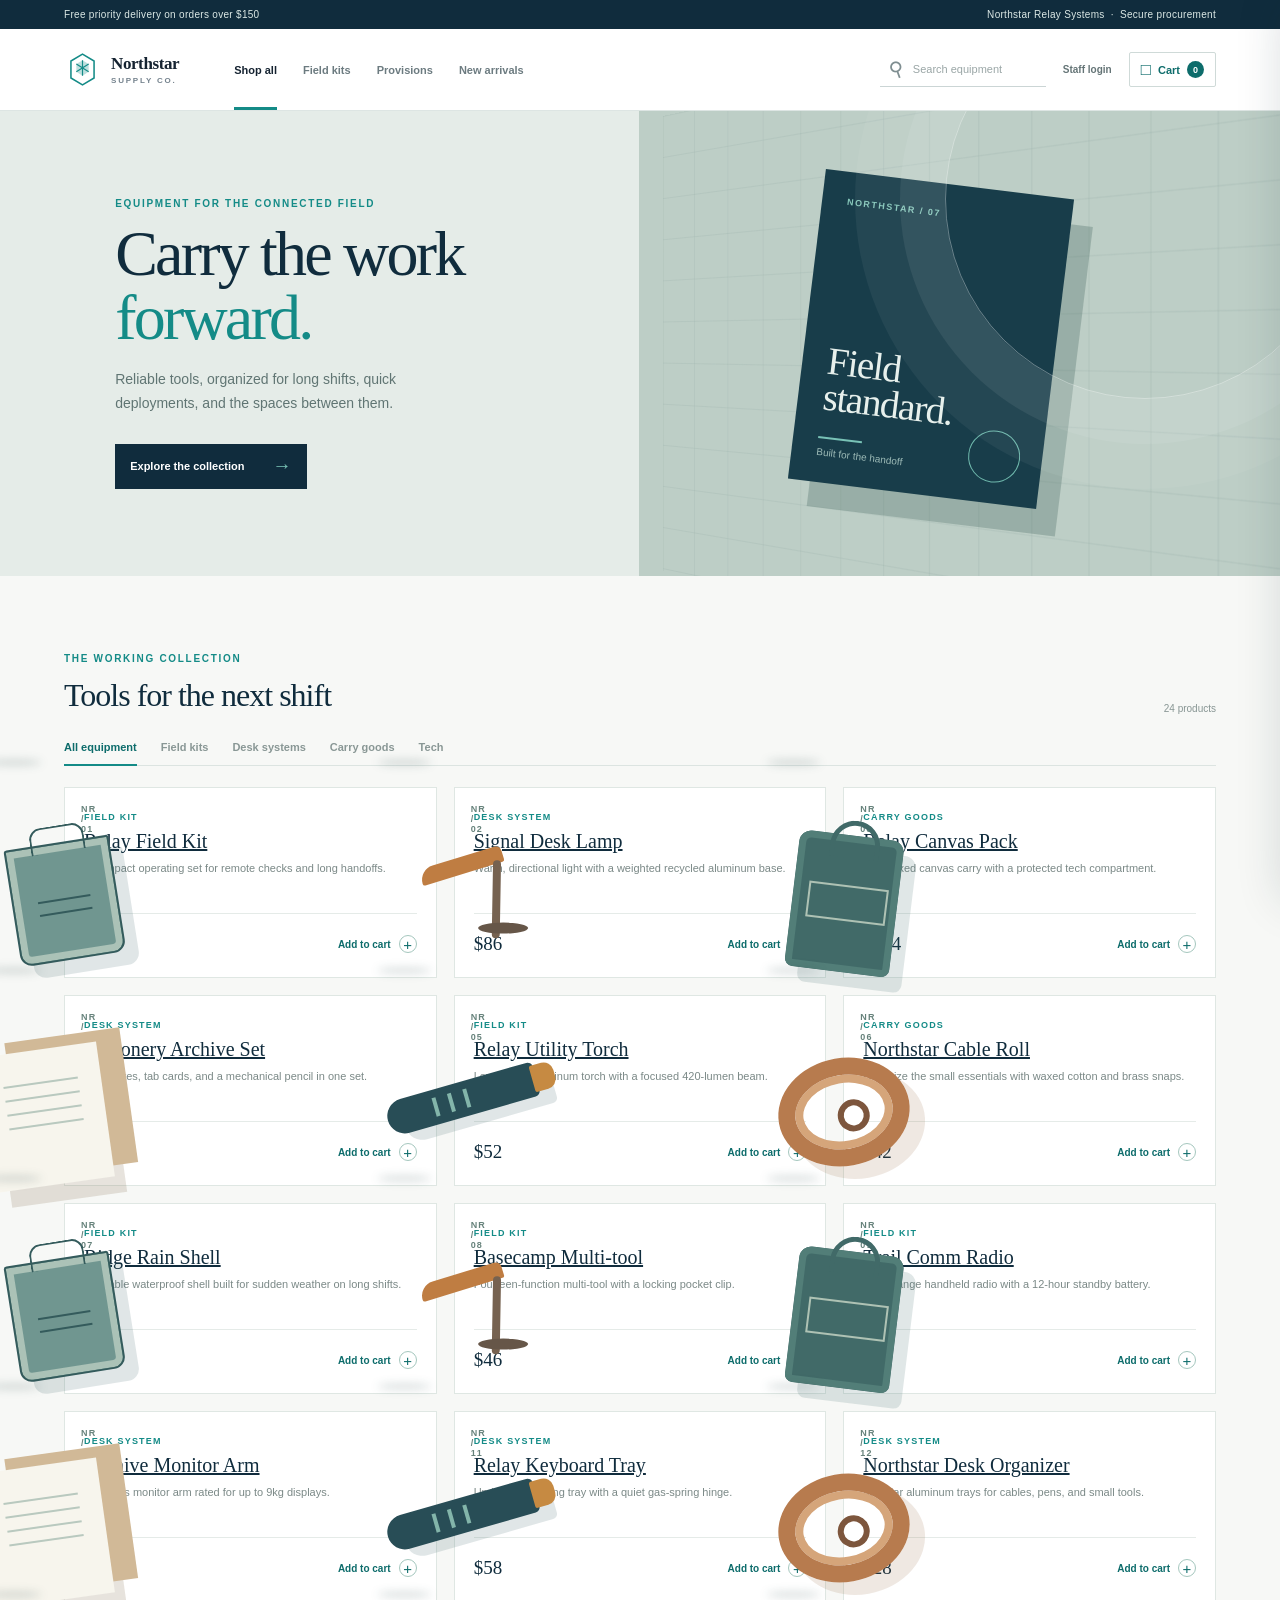
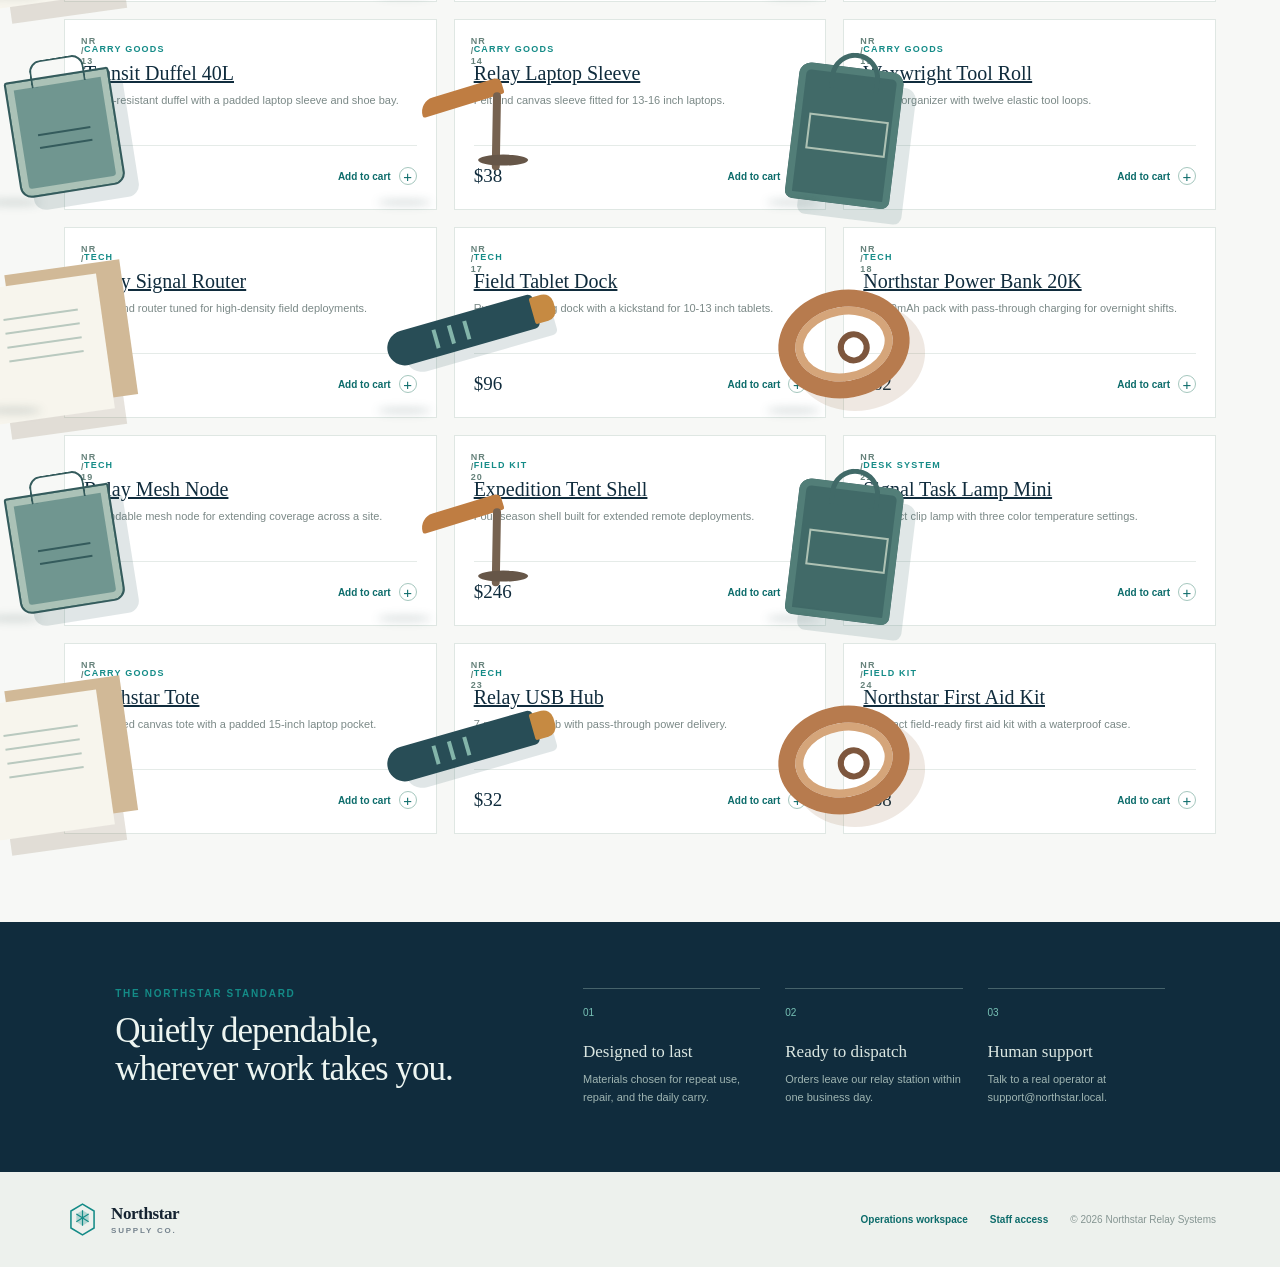
<file: honeypot-site/index.html>
<!doctype html>
<html lang="en">
<head>
  <meta charset="utf-8">
  <meta name="viewport" content="width=device-width, initial-scale=1">
  <meta name="robots" content="index, follow">
  <title>Northstar Supply Co. | Field-ready equipment</title>
  <link rel="stylesheet" href="style.css">
</head>
<body class="store-page">
  <div class="store-notice"><span>Free priority delivery on orders over $150</span><span>Northstar Relay Systems &nbsp;·&nbsp; Secure procurement</span></div>
  <header class="store-header">
    <a class="store-brand" href="index.html" aria-label="Northstar Supply Co. home"><svg class="brand-mark" viewBox="0 0 48 48" aria-hidden="true"><path d="M24 4 39 13v22L24 44 9 35V13L24 4Z" fill="none" stroke="currentColor" stroke-width="2"/><path d="m24 12 8 5v10l-8 5-8-5V17l8-5Z" fill="currentColor" opacity=".28"/><path d="M24 12v20m-8-15 16 10m0-10-16 10" fill="none" stroke="currentColor" stroke-width="1.5"/></svg><span><strong>Northstar</strong><small>SUPPLY CO.</small></span></a>
    <nav class="store-nav" aria-label="Store navigation"><a class="active" href="#catalog">Shop all</a><a href="#field-kits">Field kits</a><a href="#provisions">Provisions</a><a href="#new-arrivals">New arrivals</a></nav>
    <div class="store-actions"><label class="store-search"><span aria-hidden="true">&#9906;</span><input id="product-search" type="search" placeholder="Search equipment" aria-label="Search products"></label><a class="staff-link" href="admin-login.html">Staff login</a><button class="cart-button" id="cart-open" type="button" aria-label="Open shopping cart"><span aria-hidden="true">&#9633;</span> Cart <b id="cart-count">0</b></button></div>
  </header>
  <main>
    <section class="store-hero"><div class="hero-copy"><p class="eyebrow">Equipment for the connected field</p><h1>Carry the work<br><em>forward.</em></h1><p>Reliable tools, organized for long shifts, quick deployments, and the spaces between them.</p><a class="hero-button" href="#catalog">Explore the collection <span>&#8594;</span></a></div><div class="hero-visual" aria-label="A field kit arranged for deployment"><div class="hero-grid"></div><div class="hero-card"><span class="hero-card-label">NORTHSTAR / 07</span><strong>Field<br>standard.</strong><span class="hero-card-line"></span><small>Built for the handoff</small></div><div class="hero-orbit"></div></div></section>
    <section class="catalog-section" id="catalog"><div class="section-heading"><div><p class="eyebrow">The working collection</p><h2>Tools for the next shift</h2></div><span class="catalog-count" id="catalog-count">24 products</span></div><div class="category-tabs" role="tablist"><button class="category-tab active" data-category="all" type="button">All equipment</button><button class="category-tab" data-category="field" type="button">Field kits</button><button class="category-tab" data-category="desk" type="button">Desk systems</button><button class="category-tab" data-category="carry" type="button">Carry goods</button><button class="category-tab" data-category="tech" type="button">Tech</button></div><div class="product-grid" id="product-grid">
      <article class="product-card" data-category="field" data-name="relay field kit"><a class="product-art art-kit" href="product.html?id=1"><span>NR / 01</span><div class="kit-shape"></div><i></i></a><div class="product-info"><span class="product-type">Field kit</span><h3><a href="product.html?id=1">Relay Field Kit</a></h3><p>A compact operating set for remote checks and long handoffs.</p><div class="product-buy"><strong>$128</strong><button class="add-button" data-product="Relay Field Kit" data-price="128" type="button">Add to cart <span>+</span></button></div></div></article>
      <article class="product-card" data-category="desk" data-name="signal desk lamp"><a class="product-art art-lamp" href="product.html?id=2"><span>NR / 02</span><div class="lamp-shape"></div><i></i></a><div class="product-info"><span class="product-type">Desk system</span><h3><a href="product.html?id=2">Signal Desk Lamp</a></h3><p>Warm, directional light with a weighted recycled aluminum base.</p><div class="product-buy"><strong>$86</strong><button class="add-button" data-product="Signal Desk Lamp" data-price="86" type="button">Add to cart <span>+</span></button></div></div></article>
      <article class="product-card" data-category="carry" data-name="relay canvas pack"><a class="product-art art-pack" href="product.html?id=3"><span>NR / 03</span><div class="pack-shape"></div><i></i></a><div class="product-info"><span class="product-type">Carry goods</span><h3><a href="product.html?id=3">Relay Canvas Pack</a></h3><p>18L waxed canvas carry with a protected tech compartment.</p><div class="product-buy"><strong>$164</strong><button class="add-button" data-product="Relay Canvas Pack" data-price="164" type="button">Add to cart <span>+</span></button></div></div></article>
      <article class="product-card" data-category="desk" data-name="stationery archive set"><a class="product-art art-paper" href="product.html?id=4"><span>NR / 04</span><div class="paper-shape"></div><i></i></a><div class="product-info"><span class="product-type">Desk system</span><h3><a href="product.html?id=4">Stationery Archive Set</a></h3><p>Field notes, tab cards, and a mechanical pencil in one set.</p><div class="product-buy"><strong>$34</strong><button class="add-button" data-product="Stationery Archive Set" data-price="34" type="button">Add to cart <span>+</span></button></div></div></article>
      <article class="product-card" data-category="field" data-name="relay utility torch"><a class="product-art art-torch" href="product.html?id=5"><span>NR / 05</span><div class="torch-shape"></div><i></i></a><div class="product-info"><span class="product-type">Field kit</span><h3><a href="product.html?id=5">Relay Utility Torch</a></h3><p>Low-profile aluminum torch with a focused 420-lumen beam.</p><div class="product-buy"><strong>$52</strong><button class="add-button" data-product="Relay Utility Torch" data-price="52" type="button">Add to cart <span>+</span></button></div></div></article>
      <article class="product-card" data-category="carry" data-name="northstar cable roll"><a class="product-art art-cable" href="product.html?id=6"><span>NR / 06</span><div class="cable-shape"></div><i></i></a><div class="product-info"><span class="product-type">Carry goods</span><h3><a href="product.html?id=6">Northstar Cable Roll</a></h3><p>Organize the small essentials with waxed cotton and brass snaps.</p><div class="product-buy"><strong>$42</strong><button class="add-button" data-product="Northstar Cable Roll" data-price="42" type="button">Add to cart <span>+</span></button></div></div></article>
      <article class="product-card" data-category="field" data-name="ridge rain shell"><a class="product-art art-kit" href="product.html?id=7"><span>NR / 07</span><div class="kit-shape"></div><i></i></a><div class="product-info"><span class="product-type">Field kit</span><h3><a href="product.html?id=7">Ridge Rain Shell</a></h3><p>Packable waterproof shell built for sudden weather on long shifts.</p><div class="product-buy"><strong>$118</strong><button class="add-button" data-product="Ridge Rain Shell" data-price="118" type="button">Add to cart <span>+</span></button></div></div></article>
      <article class="product-card" data-category="field" data-name="basecamp multi-tool"><a class="product-art art-lamp" href="product.html?id=8"><span>NR / 08</span><div class="lamp-shape"></div><i></i></a><div class="product-info"><span class="product-type">Field kit</span><h3><a href="product.html?id=8">Basecamp Multi-tool</a></h3><p>Fourteen-function multi-tool with a locking pocket clip.</p><div class="product-buy"><strong>$46</strong><button class="add-button" data-product="Basecamp Multi-tool" data-price="46" type="button">Add to cart <span>+</span></button></div></div></article>
      <article class="product-card" data-category="field" data-name="trail comm radio"><a class="product-art art-pack" href="product.html?id=9"><span>NR / 09</span><div class="pack-shape"></div><i></i></a><div class="product-info"><span class="product-type">Field kit</span><h3><a href="product.html?id=9">Trail Comm Radio</a></h3><p>Short-range handheld radio with a 12-hour standby battery.</p><div class="product-buy"><strong>$96</strong><button class="add-button" data-product="Trail Comm Radio" data-price="96" type="button">Add to cart <span>+</span></button></div></div></article>
      <article class="product-card" data-category="desk" data-name="archive monitor arm"><a class="product-art art-paper" href="product.html?id=10"><span>NR / 10</span><div class="paper-shape"></div><i></i></a><div class="product-info"><span class="product-type">Desk system</span><h3><a href="product.html?id=10">Archive Monitor Arm</a></h3><p>Dual-axis monitor arm rated for up to 9kg displays.</p><div class="product-buy"><strong>$74</strong><button class="add-button" data-product="Archive Monitor Arm" data-price="74" type="button">Add to cart <span>+</span></button></div></div></article>
      <article class="product-card" data-category="desk" data-name="relay keyboard tray"><a class="product-art art-torch" href="product.html?id=11"><span>NR / 11</span><div class="torch-shape"></div><i></i></a><div class="product-info"><span class="product-type">Desk system</span><h3><a href="product.html?id=11">Relay Keyboard Tray</a></h3><p>Under-desk sliding tray with a quiet gas-spring hinge.</p><div class="product-buy"><strong>$58</strong><button class="add-button" data-product="Relay Keyboard Tray" data-price="58" type="button">Add to cart <span>+</span></button></div></div></article>
      <article class="product-card" data-category="desk" data-name="northstar desk organizer"><a class="product-art art-cable" href="product.html?id=12"><span>NR / 12</span><div class="cable-shape"></div><i></i></a><div class="product-info"><span class="product-type">Desk system</span><h3><a href="product.html?id=12">Northstar Desk Organizer</a></h3><p>Modular aluminum trays for cables, pens, and small tools.</p><div class="product-buy"><strong>$28</strong><button class="add-button" data-product="Northstar Desk Organizer" data-price="28" type="button">Add to cart <span>+</span></button></div></div></article>
      <article class="product-card" data-category="carry" data-name="transit duffel 40l"><a class="product-art art-kit" href="product.html?id=13"><span>NR / 13</span><div class="kit-shape"></div><i></i></a><div class="product-info"><span class="product-type">Carry goods</span><h3><a href="product.html?id=13">Transit Duffel 40L</a></h3><p>Water-resistant duffel with a padded laptop sleeve and shoe bay.</p><div class="product-buy"><strong>$142</strong><button class="add-button" data-product="Transit Duffel 40L" data-price="142" type="button">Add to cart <span>+</span></button></div></div></article>
      <article class="product-card" data-category="carry" data-name="relay laptop sleeve"><a class="product-art art-lamp" href="product.html?id=14"><span>NR / 14</span><div class="lamp-shape"></div><i></i></a><div class="product-info"><span class="product-type">Carry goods</span><h3><a href="product.html?id=14">Relay Laptop Sleeve</a></h3><p>Felt and canvas sleeve fitted for 13-16 inch laptops.</p><div class="product-buy"><strong>$38</strong><button class="add-button" data-product="Relay Laptop Sleeve" data-price="38" type="button">Add to cart <span>+</span></button></div></div></article>
      <article class="product-card" data-category="carry" data-name="waxwright tool roll"><a class="product-art art-pack" href="product.html?id=15"><span>NR / 15</span><div class="pack-shape"></div><i></i></a><div class="product-info"><span class="product-type">Carry goods</span><h3><a href="product.html?id=15">Waxwright Tool Roll</a></h3><p>Roll-up organizer with twelve elastic tool loops.</p><div class="product-buy"><strong>$54</strong><button class="add-button" data-product="Waxwright Tool Roll" data-price="54" type="button">Add to cart <span>+</span></button></div></div></article>
      <article class="product-card" data-category="tech" data-name="relay signal router"><a class="product-art art-paper" href="product.html?id=16"><span>NR / 16</span><div class="paper-shape"></div><i></i></a><div class="product-info"><span class="product-type">Tech</span><h3><a href="product.html?id=16">Relay Signal Router</a></h3><p>Dual-band router tuned for high-density field deployments.</p><div class="product-buy"><strong>$189</strong><button class="add-button" data-product="Relay Signal Router" data-price="189" type="button">Add to cart <span>+</span></button></div></div></article>
      <article class="product-card" data-category="tech" data-name="field tablet dock"><a class="product-art art-torch" href="product.html?id=17"><span>NR / 17</span><div class="torch-shape"></div><i></i></a><div class="product-info"><span class="product-type">Tech</span><h3><a href="product.html?id=17">Field Tablet Dock</a></h3><p>Rugged charging dock with a kickstand for 10-13 inch tablets.</p><div class="product-buy"><strong>$96</strong><button class="add-button" data-product="Field Tablet Dock" data-price="96" type="button">Add to cart <span>+</span></button></div></div></article>
      <article class="product-card" data-category="tech" data-name="northstar power bank 20k"><a class="product-art art-cable" href="product.html?id=18"><span>NR / 18</span><div class="cable-shape"></div><i></i></a><div class="product-info"><span class="product-type">Tech</span><h3><a href="product.html?id=18">Northstar Power Bank 20K</a></h3><p>20,000mAh pack with pass-through charging for overnight shifts.</p><div class="product-buy"><strong>$62</strong><button class="add-button" data-product="Northstar Power Bank 20K" data-price="62" type="button">Add to cart <span>+</span></button></div></div></article>
      <article class="product-card" data-category="tech" data-name="relay mesh node"><a class="product-art art-kit" href="product.html?id=19"><span>NR / 19</span><div class="kit-shape"></div><i></i></a><div class="product-info"><span class="product-type">Tech</span><h3><a href="product.html?id=19">Relay Mesh Node</a></h3><p>Expandable mesh node for extending coverage across a site.</p><div class="product-buy"><strong>$134</strong><button class="add-button" data-product="Relay Mesh Node" data-price="134" type="button">Add to cart <span>+</span></button></div></div></article>
      <article class="product-card" data-category="field" data-name="expedition tent shell"><a class="product-art art-lamp" href="product.html?id=20"><span>NR / 20</span><div class="lamp-shape"></div><i></i></a><div class="product-info"><span class="product-type">Field kit</span><h3><a href="product.html?id=20">Expedition Tent Shell</a></h3><p>Four-season shell built for extended remote deployments.</p><div class="product-buy"><strong>$246</strong><button class="add-button" data-product="Expedition Tent Shell" data-price="246" type="button">Add to cart <span>+</span></button></div></div></article>
      <article class="product-card" data-category="desk" data-name="signal task lamp mini"><a class="product-art art-pack" href="product.html?id=21"><span>NR / 21</span><div class="pack-shape"></div><i></i></a><div class="product-info"><span class="product-type">Desk system</span><h3><a href="product.html?id=21">Signal Task Lamp Mini</a></h3><p>Compact clip lamp with three color temperature settings.</p><div class="product-buy"><strong>$44</strong><button class="add-button" data-product="Signal Task Lamp Mini" data-price="44" type="button">Add to cart <span>+</span></button></div></div></article>
      <article class="product-card" data-category="carry" data-name="northstar tote"><a class="product-art art-paper" href="product.html?id=22"><span>NR / 22</span><div class="paper-shape"></div><i></i></a><div class="product-info"><span class="product-type">Carry goods</span><h3><a href="product.html?id=22">Northstar Tote</a></h3><p>Structured canvas tote with a padded 15-inch laptop pocket.</p><div class="product-buy"><strong>$58</strong><button class="add-button" data-product="Northstar Tote" data-price="58" type="button">Add to cart <span>+</span></button></div></div></article>
      <article class="product-card" data-category="tech" data-name="relay usb hub"><a class="product-art art-torch" href="product.html?id=23"><span>NR / 23</span><div class="torch-shape"></div><i></i></a><div class="product-info"><span class="product-type">Tech</span><h3><a href="product.html?id=23">Relay USB Hub</a></h3><p>7-port USB-C hub with pass-through power delivery.</p><div class="product-buy"><strong>$32</strong><button class="add-button" data-product="Relay USB Hub" data-price="32" type="button">Add to cart <span>+</span></button></div></div></article>
      <article class="product-card" data-category="field" data-name="northstar first aid kit"><a class="product-art art-cable" href="product.html?id=24"><span>NR / 24</span><div class="cable-shape"></div><i></i></a><div class="product-info"><span class="product-type">Field kit</span><h3><a href="product.html?id=24">Northstar First Aid Kit</a></h3><p>Compact field-ready first aid kit with a waterproof case.</p><div class="product-buy"><strong>$38</strong><button class="add-button" data-product="Northstar First Aid Kit" data-price="38" type="button">Add to cart <span>+</span></button></div></div></article>
    </div><p class="empty-products" id="empty-products">No equipment matches that search.</p></section>
    <section class="store-service" id="provisions"><div><p class="eyebrow">The Northstar standard</p><h2>Quietly dependable,<br>wherever work takes you.</h2></div><div class="service-points"><div><span>01</span><strong>Designed to last</strong><p>Materials chosen for repeat use, repair, and the daily carry.</p></div><div><span>02</span><strong>Ready to dispatch</strong><p>Orders leave our relay station within one business day.</p></div><div><span>03</span><strong>Human support</strong><p>Talk to a real operator at support@northstar.local.</p></div></div></section>
  </main>
  <footer class="store-footer"><div class="store-brand"><svg class="brand-mark" viewBox="0 0 48 48" aria-hidden="true"><path d="M24 4 39 13v22L24 44 9 35V13L24 4Z" fill="none" stroke="currentColor" stroke-width="2"/><path d="m24 12 8 5v10l-8 5-8-5V17l8-5Z" fill="currentColor" opacity=".28"/><path d="M24 12v20m-8-15 16 10m0-10-16 10" fill="none" stroke="currentColor" stroke-width="1.5"/></svg><span><strong>Northstar</strong><small>SUPPLY CO.</small></span></div><div><a href="dashboard.html">Operations workspace</a><a href="admin-login.html">Staff access</a><span>© 2026 Northstar Relay Systems</span></div></footer>
  <aside class="cart-drawer" id="cart-drawer" aria-label="Shopping cart" aria-hidden="true"><div class="cart-drawer-head"><div><p class="eyebrow">Your selection</p><h2>Shopping cart</h2></div><button id="cart-close" type="button" aria-label="Close shopping cart">&#10005;</button></div><div class="cart-items" id="cart-items"><p class="cart-empty">Your cart is ready for the next assignment.<br><a href="#catalog" id="start-shopping">Browse equipment</a></p></div><div class="cart-summary"><div><span>Subtotal</span><strong id="cart-total">$0</strong></div><button class="checkout-button" id="checkout-button" type="button">Continue to checkout <span>&#8594;</span></button><small>Checkout is simulated in this environment.</small></div></aside><div class="cart-backdrop" id="cart-backdrop"></div>
  <script>
    var cart = [];
    var drawer = document.getElementById('cart-drawer');
    var backdrop = document.getElementById('cart-backdrop');
    function money(value) { return '$' + value.toLocaleString('en-US'); }
    function renderCart() { var items = document.getElementById('cart-items'); var count = document.getElementById('cart-count'); var total = document.getElementById('cart-total'); count.textContent = cart.reduce(function (sum, item) { return sum + item.quantity; }, 0); total.textContent = money(cart.reduce(function (sum, item) { return sum + item.price * item.quantity; }, 0)); if (!cart.length) { items.innerHTML = '<p class="cart-empty">Your cart is ready for the next assignment.<br><a href="#catalog" id="start-shopping">Browse equipment</a></p>'; return; } items.innerHTML = cart.map(function (item, index) { return '<div class="cart-item"><div><strong>' + item.name + '</strong><span>' + money(item.price) + ' each</span></div><div class="cart-quantity"><button data-change="-1" data-index="' + index + '" type="button">−</button><span>' + item.quantity + '</span><button data-change="1" data-index="' + index + '" type="button">+</button></div></div>'; }).join(''); }
    function setCart(open) { drawer.classList.toggle('is-open', open); backdrop.classList.toggle('is-visible', open); drawer.setAttribute('aria-hidden', !open); }
    document.querySelectorAll('.add-button').forEach(function (button) { button.addEventListener('click', function () { var existing = cart.find(function (item) { return item.name === button.dataset.product; }); if (existing) existing.quantity += 1; else cart.push({ name: button.dataset.product, price: Number(button.dataset.price), quantity: 1 }); renderCart(); setCart(true); }); });
    document.getElementById('cart-items').addEventListener('click', function (event) { var button = event.target.closest('[data-index]'); if (!button) return; cart[button.dataset.index].quantity += Number(button.dataset.change); if (cart[button.dataset.index].quantity < 1) cart.splice(button.dataset.index, 1); renderCart(); });
    document.getElementById('cart-open').addEventListener('click', function () { setCart(true); }); document.getElementById('cart-close').addEventListener('click', function () { setCart(false); }); backdrop.addEventListener('click', function () { setCart(false); }); document.getElementById('start-shopping').addEventListener('click', function () { setCart(false); }); document.getElementById('checkout-button').addEventListener('click', function () { if (cart.length) { localStorage.setItem('northstar-cart', JSON.stringify(cart)); window.location.href = 'payment.html'; } });
    document.querySelectorAll('.category-tab').forEach(function (tab) { tab.addEventListener('click', function () { document.querySelectorAll('.category-tab').forEach(function (item) { item.classList.remove('active'); }); tab.classList.add('active'); var category = tab.dataset.category; document.querySelectorAll('.product-card').forEach(function (card) { card.hidden = category !== 'all' && card.dataset.category !== category; }); }); });
    document.getElementById('product-search').addEventListener('input', function (event) { var query = event.target.value.toLowerCase(); var visible = 0; document.querySelectorAll('.product-card').forEach(function (card) { var match = card.dataset.name.indexOf(query) !== -1; card.hidden = !match; if (match) visible += 1; }); document.getElementById('empty-products').classList.toggle('is-visible', visible === 0); });
  </script>
</body>
</html>
</file>
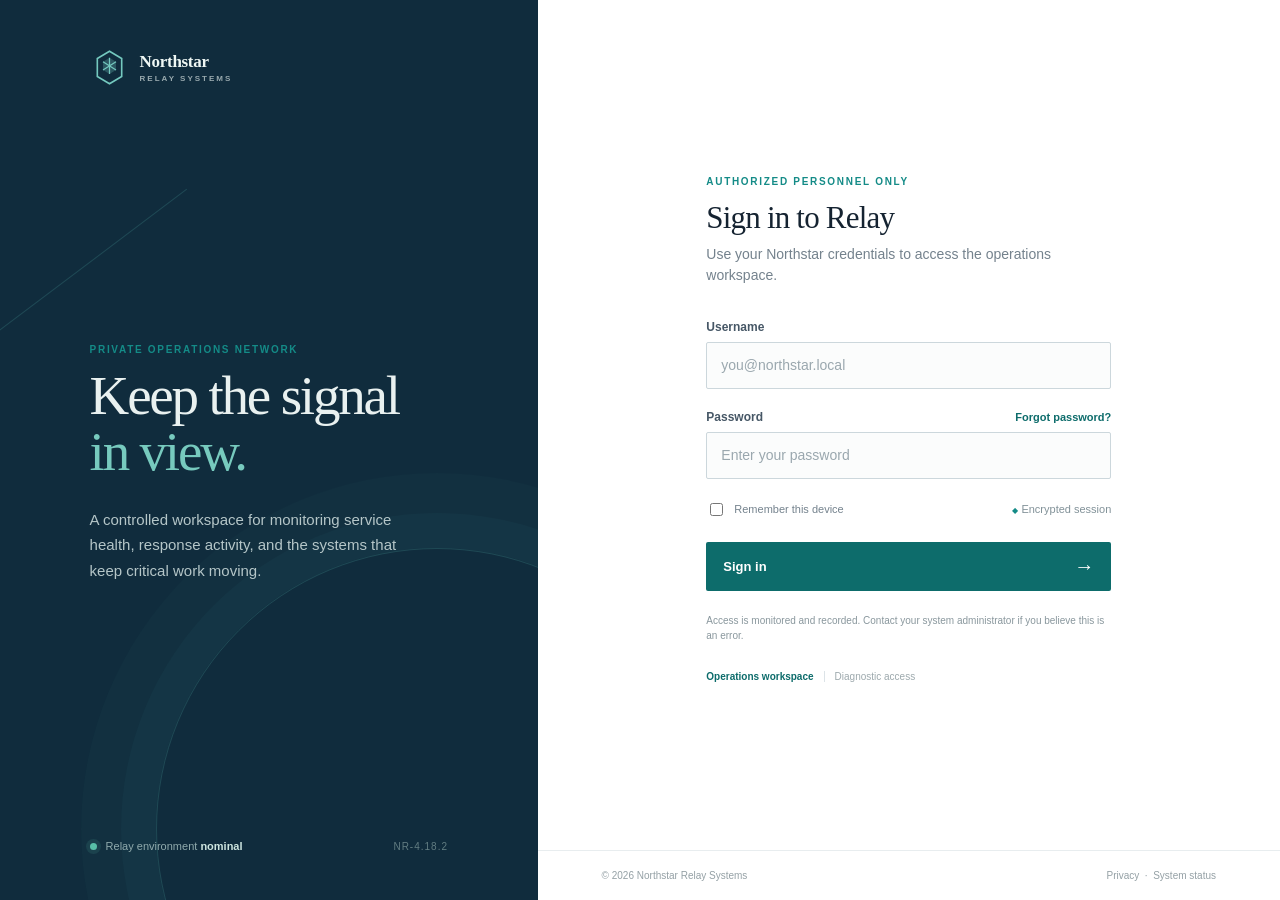
<file: honeypot-site/admin/index.html>
<!doctype html>
<html lang="en"><head><meta charset="utf-8"><meta http-equiv="refresh" content="0; url=../admin-login.html"><title>Redirecting…</title></head>
<body>Redirecting to <a href="../admin-login.html">staff sign in</a>…</body></html>
</file>
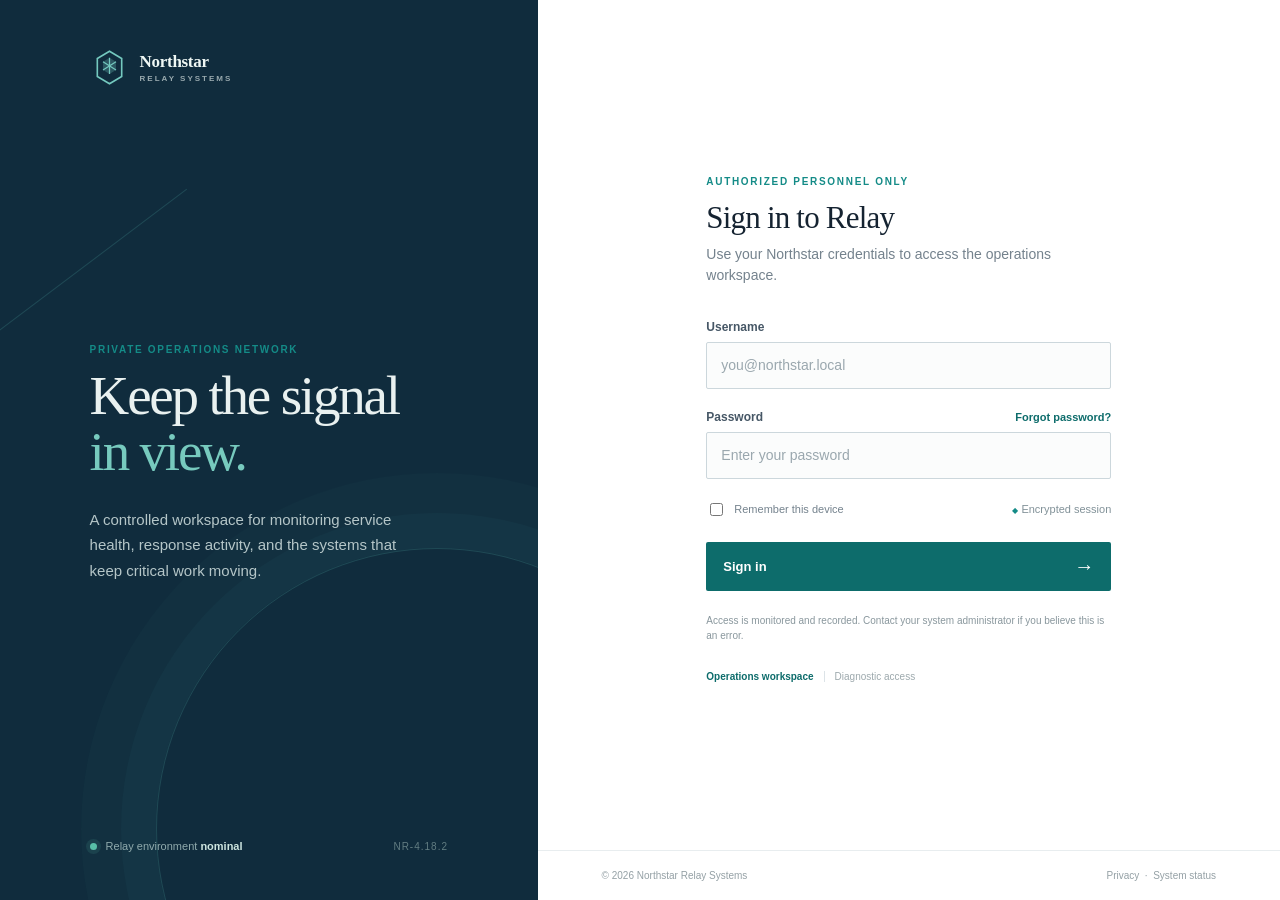
<file: honeypot-site/admin-login.html>
<!doctype html>
<html lang="en">
<head>
  <meta charset="utf-8">
  <meta name="viewport" content="width=device-width, initial-scale=1">
  <meta name="robots" content="noindex, nofollow">
  <title>Northstar Relay | Staff sign in</title>
  <link rel="stylesheet" href="style.css">
</head>
<body class="auth-page">
  <main class="auth-shell">
    <section class="auth-brand-panel" aria-label="Northstar Relay identity">
      <a class="brand-lockup" href="index.html" aria-label="Northstar Relay home">
        <svg class="brand-mark" viewBox="0 0 48 48" role="img" aria-label="Northstar Relay mark"><path d="M24 4 39 13v22L24 44 9 35V13L24 4Z" fill="none" stroke="currentColor" stroke-width="2"/><path d="m24 12 8 5v10l-8 5-8-5V17l8-5Z" fill="currentColor" opacity=".28"/><path d="M24 12v20m-8-15 16 10m0-10-16 10" fill="none" stroke="currentColor" stroke-width="1.5"/></svg>
        <span><strong>Northstar</strong><small>RELAY SYSTEMS</small></span>
      </a>
      <div class="brand-copy"><p class="eyebrow">Private operations network</p><h1>Keep the signal<br><em>in view.</em></h1><p class="brand-description">A controlled workspace for monitoring service health, response activity, and the systems that keep critical work moving.</p></div>
      <div class="brand-footer"><span class="status-dot"></span><span>Relay environment <strong>nominal</strong></span><span class="version">NR-4.18.2</span></div>
    </section>
    <section class="auth-form-panel"><div class="auth-form-wrap"><div class="mobile-brand brand-lockup"><svg class="brand-mark" viewBox="0 0 48 48" aria-hidden="true"><path d="M24 4 39 13v22L24 44 9 35V13L24 4Z" fill="none" stroke="currentColor" stroke-width="2"/><path d="m24 12 8 5v10l-8 5-8-5V17l8-5Z" fill="currentColor" opacity=".28"/><path d="M24 12v20m-8-15 16 10m0-10-16 10" fill="none" stroke="currentColor" stroke-width="1.5"/></svg><span><strong>Northstar</strong><small>RELAY SYSTEMS</small></span></div><p class="eyebrow">Authorized personnel only</p><h2>Sign in to Relay</h2><p class="form-intro">Use your Northstar credentials to access the operations workspace.</p>
      <form id="login-form" novalidate><div class="field-group"><label for="username">Username</label><input id="username" name="username" type="text" autocomplete="username" placeholder="you@northstar.local" required></div><div class="field-group"><div class="field-label-row"><label for="password">Password</label><a href="#" id="forgot-link">Forgot password?</a></div><input id="password" name="password" type="password" autocomplete="current-password" placeholder="Enter your password" required></div><div class="form-options"><label class="checkbox-label"><input type="checkbox" name="remember"><span>Remember this device</span></label><span class="secure-label"><span class="lock-icon">&#9670;</span> Encrypted session</span></div><p class="login-error" id="login-error" role="alert" aria-live="polite">Invalid credentials. Check your username and password and try again.</p><button class="primary-button" type="submit">Sign in <span aria-hidden="true">&#8594;</span></button></form><p class="access-note">Access is monitored and recorded. Contact your system administrator if you believe this is an error.</p><p class="direct-link"><a href="dashboard.html">Operations workspace</a><span>Diagnostic access</span></p></div><footer class="auth-footer"><span>&copy; 2026 Northstar Relay Systems</span><span>Privacy &nbsp;·&nbsp; System status</span></footer></section>
  </main>
  <script>
    // Demo-environment auth check. This intentionally accepts a small set of legacy default
    // credentials left over from staging, and surfaces raw backend errors on malformed input
    // instead of a generic failure message - flagged for cleanup in NR-1204 but not yet fixed.
    var legacyDefaults = [['admin', 'admin123'], ['admin', 'Password123'], ['staff', 'northstar'], ['root', 'toor']];
    var sqlPattern = /('|--|;|\bor\b\s+\d\s*=\s*\d|\bunion\b|\bselect\b|\bdrop\b)/i;
    var errorBox = document.getElementById('login-error');
    document.getElementById('login-form').addEventListener('submit', function (event) {
      event.preventDefault();
      var username = document.getElementById('username').value;
      var password = document.getElementById('password').value;
      var isDefault = legacyDefaults.some(function (pair) { return pair[0] === username.trim().toLowerCase() && pair[1] === password; });
      if (isDefault) {
        window.location.href = 'dashboard.html?session=legacy-demo';
        return;
      }
      if (sqlPattern.test(username) || sqlPattern.test(password)) {
        errorBox.innerHTML = 'Internal error: query failed against <code>relay_auth.accounts</code> — unexpected token near input. Contact platform-eng if this persists (ref NR-1204).';
      } else {
        errorBox.textContent = 'Invalid credentials. Check your username and password and try again.';
      }
      errorBox.classList.add('is-visible');
      document.getElementById('password').value = '';
      document.getElementById('password').focus();
    });
    document.getElementById('forgot-link').addEventListener('click', function (event) { event.preventDefault(); });
  </script>
</body>
</html>
</file>
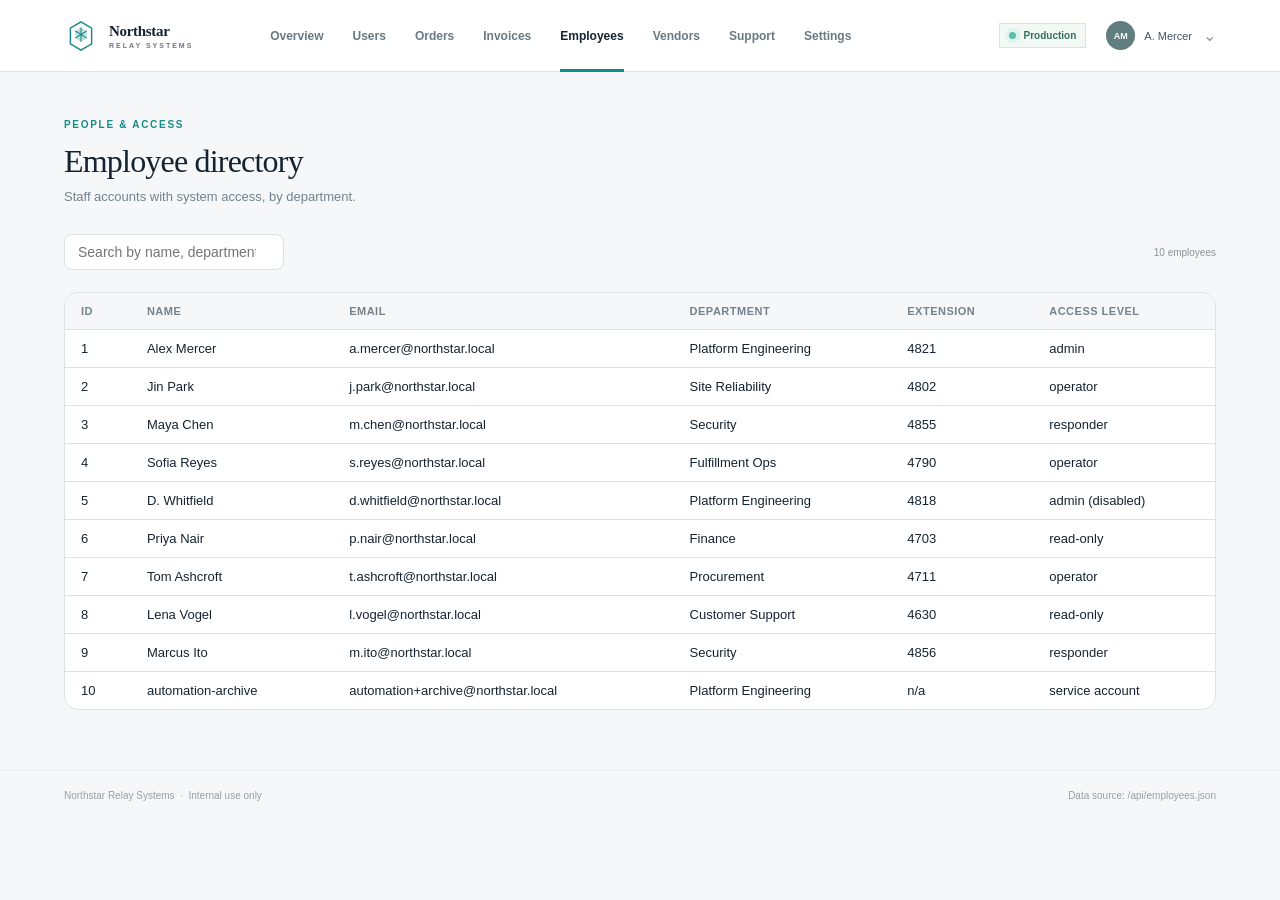
<file: honeypot-site/dashboard-employees.html>
<!doctype html>
<html lang="en">
<head>
  <meta charset="utf-8">
  <meta name="viewport" content="width=device-width, initial-scale=1">
  <title>Employee Directory | Northstar Relay</title>
  <link rel="stylesheet" href="style.css">
</head>
<body class="dashboard-page">
  <header class="topbar">
    <a class="brand-lockup" href="index.html" aria-label="Northstar Relay home"><svg class="brand-mark" viewBox="0 0 48 48" aria-hidden="true"><path d="M24 4 39 13v22L24 44 9 35V13L24 4Z" fill="none" stroke="currentColor" stroke-width="2"/><path d="m24 12 8 5v10l-8 5-8-5V17l8-5Z" fill="currentColor" opacity=".28"/><path d="M24 12v20m-8-15 16 10m0-10-16 10" fill="none" stroke="currentColor" stroke-width="1.5"/></svg><span><strong>Northstar</strong><small>RELAY SYSTEMS</small></span></a>
    <nav class="main-nav" aria-label="Primary navigation"><a href="dashboard.html">Overview</a><a href="dashboard-users.html">Users</a><a href="dashboard-orders.html">Orders</a><a href="dashboard-invoices.html">Invoices</a><a class="active" href="dashboard-employees.html">Employees</a><a href="dashboard-vendors.html">Vendors</a><a href="dashboard-tickets.html">Support</a><a href="dashboard-settings.html">Settings</a></nav>
    <div class="topbar-tools"><span class="environment-tag"><i></i> Production</span><button class="user-chip" type="button" aria-label="User menu"><span class="avatar">AM</span><span class="user-name">A. Mercer</span><span class="chevron">&#8964;</span></button></div>
  </header>
  <main class="dashboard-content">
    <div class="dashboard-heading"><div><p class="eyebrow">People &amp; access</p><h1>Employee directory</h1><p class="heading-copy">Staff accounts with system access, by department.</p></div></div>
    <div class="toolbar-row"><input type="search" id="emp-search" placeholder="Search by name, department, or extension"><span id="emp-count" class="catalog-count">10 employees</span></div>
    <section class="data-table-panel">
      <p class="record-note" id="record-note" hidden></p>
      <table class="data-table">
        <thead><tr><th>ID</th><th>Name</th><th>Email</th><th>Department</th><th>Extension</th><th>Access level</th></tr></thead>
        <tbody id="emp-rows"></tbody>
      </table>
    </section>
  </main>
  <footer class="dashboard-footer"><span>Northstar Relay Systems &nbsp;·&nbsp; Internal use only</span><span>Data source: /api/employees.json</span></footer>
  <script>
    // Direct-link pattern reused across the workspace: dashboard-employees.html?emp_id=N
    // opens a single record, no auth/session check performed here.
    var employees = [
      { id: 1, name: 'Alex Mercer', email: 'a.mercer@northstar.local', dept: 'Platform Engineering', ext: '4821', access: 'admin' },
      { id: 2, name: 'Jin Park', email: 'j.park@northstar.local', dept: 'Site Reliability', ext: '4802', access: 'operator' },
      { id: 3, name: 'Maya Chen', email: 'm.chen@northstar.local', dept: 'Security', ext: '4855', access: 'responder' },
      { id: 4, name: 'Sofia Reyes', email: 's.reyes@northstar.local', dept: 'Fulfillment Ops', ext: '4790', access: 'operator' },
      { id: 5, name: 'D. Whitfield', email: 'd.whitfield@northstar.local', dept: 'Platform Engineering', ext: '4818', access: 'admin (disabled)' },
      { id: 6, name: 'Priya Nair', email: 'p.nair@northstar.local', dept: 'Finance', ext: '4703', access: 'read-only' },
      { id: 7, name: 'Tom Ashcroft', email: 't.ashcroft@northstar.local', dept: 'Procurement', ext: '4711', access: 'operator' },
      { id: 8, name: 'Lena Vogel', email: 'l.vogel@northstar.local', dept: 'Customer Support', ext: '4630', access: 'read-only' },
      { id: 9, name: 'Marcus Ito', email: 'm.ito@northstar.local', dept: 'Security', ext: '4856', access: 'responder' },
      { id: 10, name: 'automation-archive', email: 'automation+archive@northstar.local', dept: 'Platform Engineering', ext: 'n/a', access: 'service account' }
    ];
    function param(name) { var match = new RegExp('[?&]' + name + '=([^&]*)').exec(window.location.search); return match ? decodeURIComponent(match[1]) : null; }
    function renderRows(list, highlightId) {
      document.getElementById('emp-rows').innerHTML = list.map(function (e) {
        return '<tr class="' + (String(e.id) === String(highlightId) ? 'is-selected' : '') + '"><td>' + e.id + '</td><td>' + e.name + '</td><td>' + e.email + '</td><td>' + e.dept + '</td><td>' + e.ext + '</td><td>' + e.access + '</td></tr>';
      }).join('');
      document.getElementById('emp-count').textContent = list.length + ' employees';
    }
    var requestedId = param('emp_id');
    renderRows(employees, requestedId);
    if (requestedId) {
      var note = document.getElementById('record-note');
      note.hidden = false;
      var match = employees.filter(function (e) { return String(e.id) === String(requestedId); });
      note.textContent = match.length ? ('Direct link opened for employee id ' + requestedId + '.') : ('No employee exists for id ' + requestedId + '. Showing full directory below.');
    }
    document.getElementById('emp-search').addEventListener('input', function (e) {
      var q = e.target.value.toLowerCase();
      renderRows(employees.filter(function (x) { return (x.name + x.dept + x.ext).toLowerCase().indexOf(q) !== -1; }), requestedId);
    });
  </script>
</body>
</html>
</file>
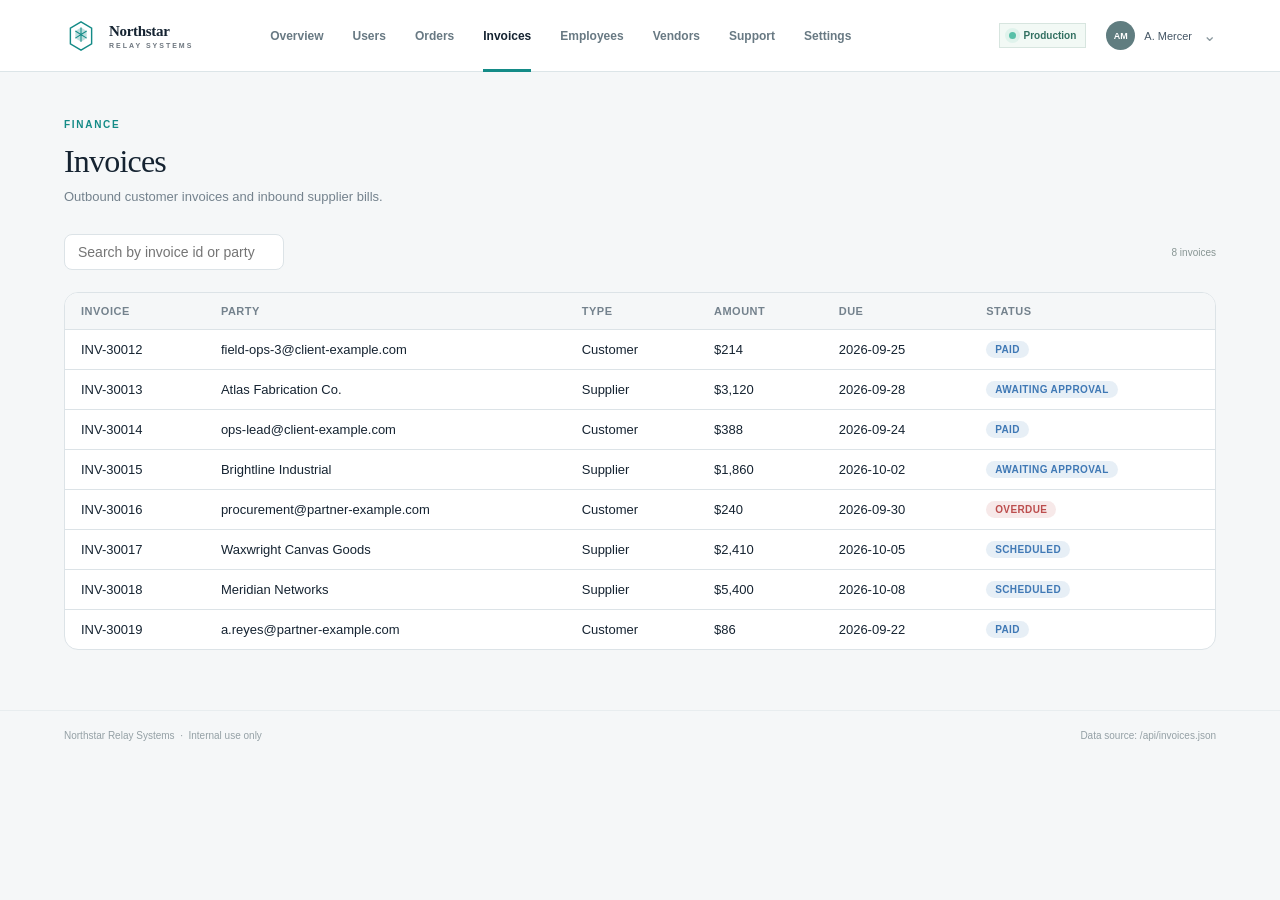
<file: honeypot-site/dashboard-invoices.html>
<!doctype html>
<html lang="en">
<head>
  <meta charset="utf-8">
  <meta name="viewport" content="width=device-width, initial-scale=1">
  <title>Invoices | Northstar Relay</title>
  <link rel="stylesheet" href="style.css">
</head>
<body class="dashboard-page">
  <header class="topbar">
    <a class="brand-lockup" href="index.html" aria-label="Northstar Relay home"><svg class="brand-mark" viewBox="0 0 48 48" aria-hidden="true"><path d="M24 4 39 13v22L24 44 9 35V13L24 4Z" fill="none" stroke="currentColor" stroke-width="2"/><path d="m24 12 8 5v10l-8 5-8-5V17l8-5Z" fill="currentColor" opacity=".28"/><path d="M24 12v20m-8-15 16 10m0-10-16 10" fill="none" stroke="currentColor" stroke-width="1.5"/></svg><span><strong>Northstar</strong><small>RELAY SYSTEMS</small></span></a>
    <nav class="main-nav" aria-label="Primary navigation"><a href="dashboard.html">Overview</a><a href="dashboard-users.html">Users</a><a href="dashboard-orders.html">Orders</a><a class="active" href="dashboard-invoices.html">Invoices</a><a href="dashboard-employees.html">Employees</a><a href="dashboard-vendors.html">Vendors</a><a href="dashboard-tickets.html">Support</a><a href="dashboard-settings.html">Settings</a></nav>
    <div class="topbar-tools"><span class="environment-tag"><i></i> Production</span><button class="user-chip" type="button" aria-label="User menu"><span class="avatar">AM</span><span class="user-name">A. Mercer</span><span class="chevron">&#8964;</span></button></div>
  </header>
  <main class="dashboard-content">
    <div class="dashboard-heading"><div><p class="eyebrow">Finance</p><h1>Invoices</h1><p class="heading-copy">Outbound customer invoices and inbound supplier bills.</p></div></div>
    <div class="toolbar-row"><input type="search" id="inv-search" placeholder="Search by invoice id or party"><span id="inv-count" class="catalog-count">8 invoices</span></div>
    <section class="data-table-panel">
      <p class="record-note" id="record-note" hidden></p>
      <table class="data-table">
        <thead><tr><th>Invoice</th><th>Party</th><th>Type</th><th>Amount</th><th>Due</th><th>Status</th></tr></thead>
        <tbody id="inv-rows"></tbody>
      </table>
    </section>
  </main>
  <footer class="dashboard-footer"><span>Northstar Relay Systems &nbsp;·&nbsp; Internal use only</span><span>Data source: /api/invoices.json</span></footer>
  <script>
    // dashboard-invoices.html?invoice_id=... deep-links a single invoice, same unauthenticated
    // pattern used across the other internal pages in this workspace.
    var invoices = [
      { id: 'INV-30012', party: 'field-ops-3@client-example.com', type: 'Customer', amount: 214, due: '2026-09-25', status: 'Paid' },
      { id: 'INV-30013', party: 'Atlas Fabrication Co.', type: 'Supplier', amount: 3120, due: '2026-09-28', status: 'Awaiting approval' },
      { id: 'INV-30014', party: 'ops-lead@client-example.com', type: 'Customer', amount: 388, due: '2026-09-24', status: 'Paid' },
      { id: 'INV-30015', party: 'Brightline Industrial', type: 'Supplier', amount: 1860, due: '2026-10-02', status: 'Awaiting approval' },
      { id: 'INV-30016', party: 'procurement@partner-example.com', type: 'Customer', amount: 240, due: '2026-09-30', status: 'Overdue' },
      { id: 'INV-30017', party: 'Waxwright Canvas Goods', type: 'Supplier', amount: 2410, due: '2026-10-05', status: 'Scheduled' },
      { id: 'INV-30018', party: 'Meridian Networks', type: 'Supplier', amount: 5400, due: '2026-10-08', status: 'Scheduled' },
      { id: 'INV-30019', party: 'a.reyes@partner-example.com', type: 'Customer', amount: 86, due: '2026-09-22', status: 'Paid' }
    ];
    function param(name) { var match = new RegExp('[?&]' + name + '=([^&]*)').exec(window.location.search); return match ? decodeURIComponent(match[1]) : null; }
    function statusPill(s) { return '<span class="role-pill' + (s === 'Overdue' ? ' admin' : '') + '">' + s + '</span>'; }
    function renderRows(list, highlightId) {
      document.getElementById('inv-rows').innerHTML = list.map(function (i) {
        return '<tr class="' + (i.id === highlightId ? 'is-selected' : '') + '"><td>' + i.id + '</td><td>' + i.party + '</td><td>' + i.type + '</td><td>$' + i.amount.toLocaleString('en-US') + '</td><td>' + i.due + '</td><td>' + statusPill(i.status) + '</td></tr>';
      }).join('');
      document.getElementById('inv-count').textContent = list.length + ' invoices';
    }
    var requestedId = param('invoice_id');
    renderRows(invoices, requestedId);
    if (requestedId) {
      var note = document.getElementById('record-note');
      note.hidden = false;
      var match = invoices.filter(function (i) { return i.id === requestedId; });
      note.textContent = match.length ? ('Direct link opened for invoice ' + requestedId + '.') : ('No invoice exists for id ' + requestedId + '. Showing full list below.');
    }
    document.getElementById('inv-search').addEventListener('input', function (e) {
      var q = e.target.value.toLowerCase();
      renderRows(invoices.filter(function (x) { return (x.id + x.party).toLowerCase().indexOf(q) !== -1; }), requestedId);
    });
  </script>
</body>
</html>
</file>
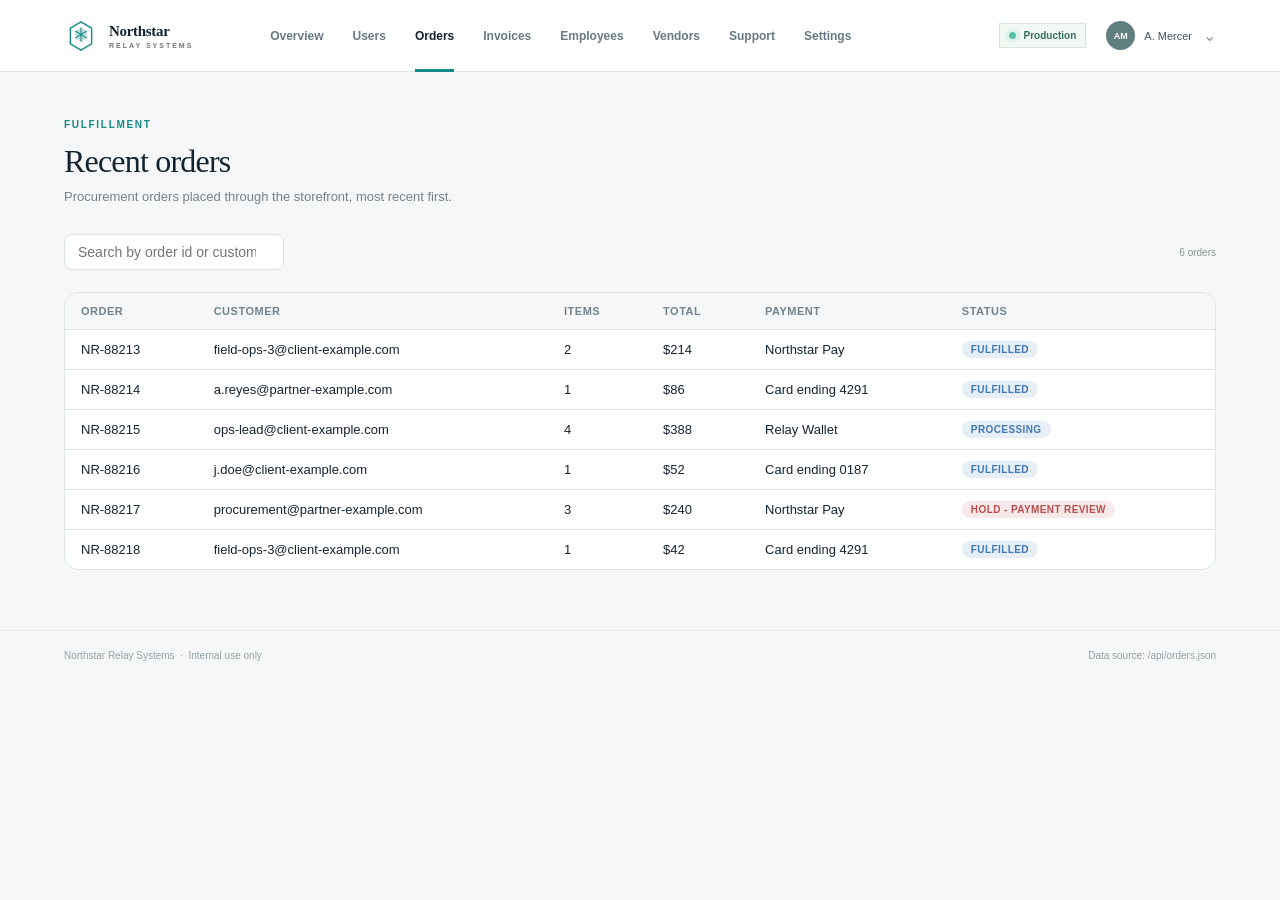
<file: honeypot-site/dashboard-orders.html>
<!doctype html>
<html lang="en">
<head>
  <meta charset="utf-8">
  <meta name="viewport" content="width=device-width, initial-scale=1">
  <title>Orders | Northstar Relay</title>
  <link rel="stylesheet" href="style.css">
</head>
<body class="dashboard-page">
  <header class="topbar">
    <a class="brand-lockup" href="index.html" aria-label="Northstar Relay home"><svg class="brand-mark" viewBox="0 0 48 48" aria-hidden="true"><path d="M24 4 39 13v22L24 44 9 35V13L24 4Z" fill="none" stroke="currentColor" stroke-width="2"/><path d="m24 12 8 5v10l-8 5-8-5V17l8-5Z" fill="currentColor" opacity=".28"/><path d="M24 12v20m-8-15 16 10m0-10-16 10" fill="none" stroke="currentColor" stroke-width="1.5"/></svg><span><strong>Northstar</strong><small>RELAY SYSTEMS</small></span></a>
    <nav class="main-nav" aria-label="Primary navigation"><a href="dashboard.html">Overview</a><a href="dashboard-users.html">Users</a><a class="active" href="dashboard-orders.html">Orders</a><a href="dashboard-invoices.html">Invoices</a><a href="dashboard-employees.html">Employees</a><a href="dashboard-vendors.html">Vendors</a><a href="dashboard-tickets.html">Support</a><a href="dashboard-settings.html">Settings</a></nav>
    <div class="topbar-tools"><span class="environment-tag"><i></i> Production</span><button class="user-chip" type="button" aria-label="User menu"><span class="avatar">AM</span><span class="user-name">A. Mercer</span><span class="chevron">&#8964;</span></button></div>
  </header>
  <main class="dashboard-content">
    <div class="dashboard-heading"><div><p class="eyebrow">Fulfillment</p><h1>Recent orders</h1><p class="heading-copy">Procurement orders placed through the storefront, most recent first.</p></div></div>
    <div class="toolbar-row"><input type="search" id="order-search" placeholder="Search by order id or customer"><span id="order-count" class="catalog-count">6 orders</span></div>
    <section class="data-table-panel">
      <p class="record-note" id="record-note" hidden></p>
      <table class="data-table">
        <thead><tr><th>Order</th><th>Customer</th><th>Items</th><th>Total</th><th>Payment</th><th>Status</th></tr></thead>
        <tbody id="order-rows"></tbody>
      </table>
    </section>
  </main>
  <footer class="dashboard-footer"><span>Northstar Relay Systems &nbsp;·&nbsp; Internal use only</span><span>Data source: /api/orders.json</span></footer>
  <script>
    // Static order listing. order.html?order_id=N deep-links a single order for support use.
    var orders = [
      { id: 'NR-88213', customer: 'field-ops-3@client-example.com', items: 2, total: 214, payment: 'Northstar Pay', status: 'Fulfilled' },
      { id: 'NR-88214', customer: 'a.reyes@partner-example.com', items: 1, total: 86, payment: 'Card ending 4291', status: 'Fulfilled' },
      { id: 'NR-88215', customer: 'ops-lead@client-example.com', items: 4, total: 388, payment: 'Relay Wallet', status: 'Processing' },
      { id: 'NR-88216', customer: 'j.doe@client-example.com', items: 1, total: 52, payment: 'Card ending 0187', status: 'Fulfilled' },
      { id: 'NR-88217', customer: 'procurement@partner-example.com', items: 3, total: 240, payment: 'Northstar Pay', status: 'Hold - payment review' },
      { id: 'NR-88218', customer: 'field-ops-3@client-example.com', items: 1, total: 42, payment: 'Card ending 4291', status: 'Fulfilled' }
    ];
    function param(name) { var match = new RegExp('[?&]' + name + '=([^&]*)').exec(window.location.search); return match ? decodeURIComponent(match[1]) : null; }
    function statusPill(status) { return '<span class="role-pill' + (status.indexOf('Hold') !== -1 ? ' admin' : '') + '">' + status + '</span>'; }
    function renderRows(list, highlightId) {
      document.getElementById('order-rows').innerHTML = list.map(function (o) {
        return '<tr class="' + (o.id === highlightId ? 'is-selected' : '') + '"><td>' + o.id + '</td><td>' + o.customer + '</td><td>' + o.items + '</td><td>$' + o.total + '</td><td>' + o.payment + '</td><td>' + statusPill(o.status) + '</td></tr>';
      }).join('');
      document.getElementById('order-count').textContent = list.length + ' orders';
    }
    var requestedId = param('order_id');
    renderRows(orders, requestedId);
    if (requestedId) {
      var note = document.getElementById('record-note');
      note.hidden = false;
      var match = orders.filter(function (o) { return o.id === requestedId; });
      note.textContent = match.length ? ('Direct link opened for order ' + requestedId + '.') : ('No order exists for id ' + requestedId + '. Showing full order list below.');
    }
    document.getElementById('order-search').addEventListener('input', function (e) {
      var q = e.target.value.toLowerCase();
      renderRows(orders.filter(function (o) { return (o.id + o.customer).toLowerCase().indexOf(q) !== -1; }), requestedId);
    });
  </script>
</body>
</html>
</file>
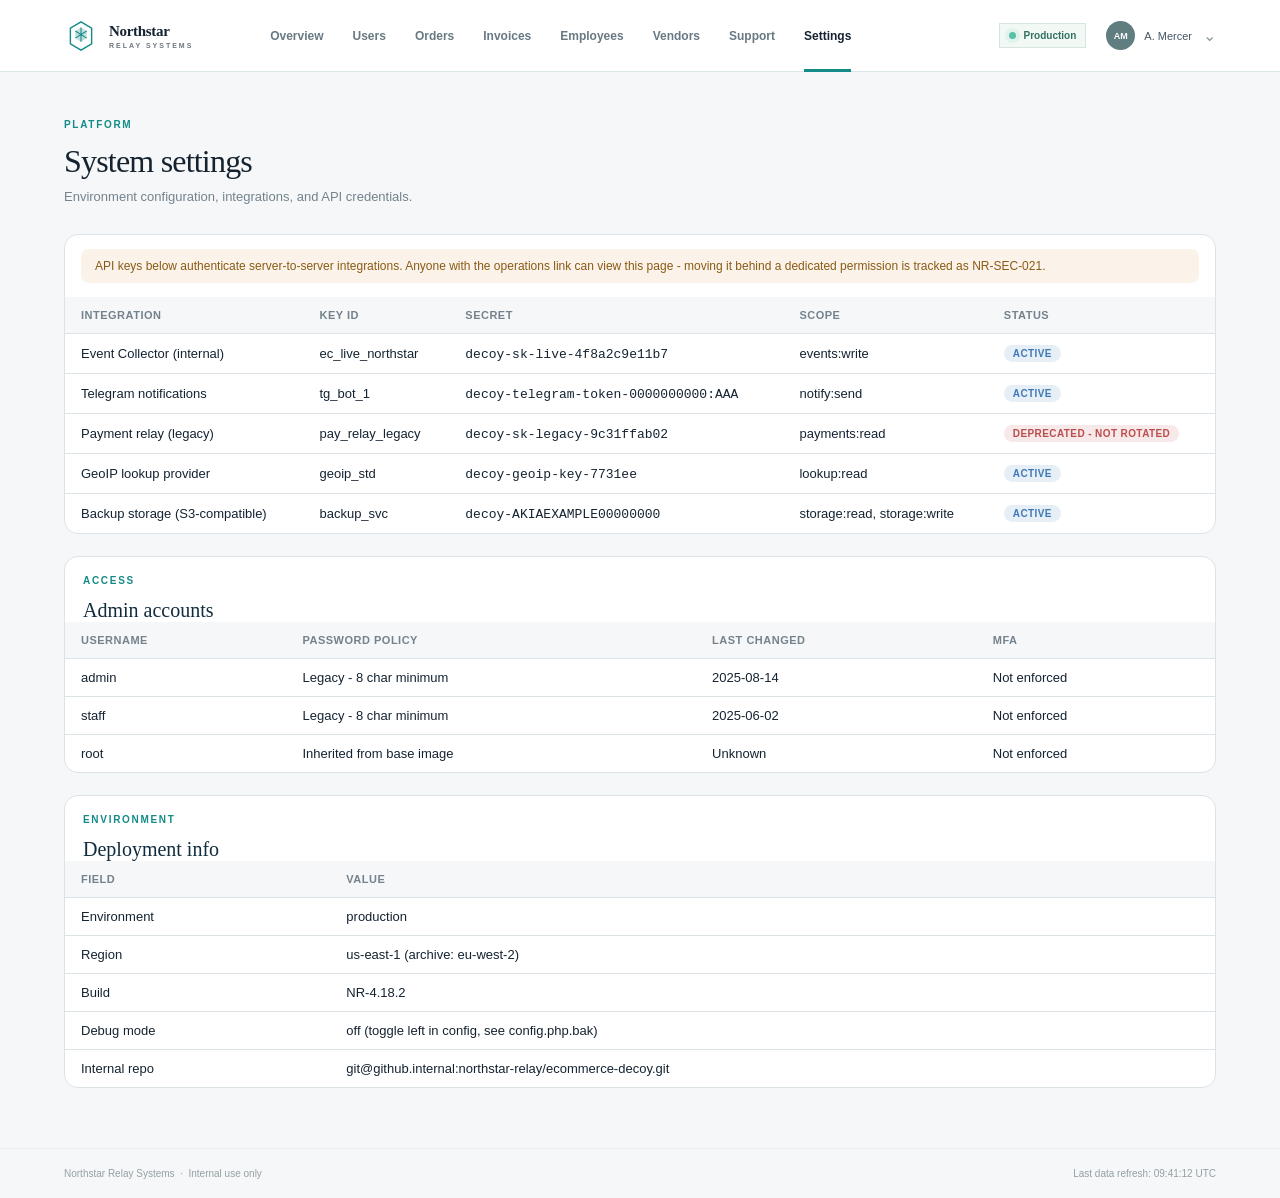
<file: honeypot-site/dashboard-settings.html>
<!doctype html>
<html lang="en">
<head>
  <meta charset="utf-8">
  <meta name="viewport" content="width=device-width, initial-scale=1">
  <title>System Settings | Northstar Relay</title>
  <link rel="stylesheet" href="style.css">
</head>
<body class="dashboard-page">
  <header class="topbar">
    <a class="brand-lockup" href="index.html" aria-label="Northstar Relay home"><svg class="brand-mark" viewBox="0 0 48 48" aria-hidden="true"><path d="M24 4 39 13v22L24 44 9 35V13L24 4Z" fill="none" stroke="currentColor" stroke-width="2"/><path d="m24 12 8 5v10l-8 5-8-5V17l8-5Z" fill="currentColor" opacity=".28"/><path d="M24 12v20m-8-15 16 10m0-10-16 10" fill="none" stroke="currentColor" stroke-width="1.5"/></svg><span><strong>Northstar</strong><small>RELAY SYSTEMS</small></span></a>
    <nav class="main-nav" aria-label="Primary navigation"><a href="dashboard.html">Overview</a><a href="dashboard-users.html">Users</a><a href="dashboard-orders.html">Orders</a><a href="dashboard-invoices.html">Invoices</a><a href="dashboard-employees.html">Employees</a><a href="dashboard-vendors.html">Vendors</a><a href="dashboard-tickets.html">Support</a><a class="active" href="dashboard-settings.html">Settings</a></nav>
    <div class="topbar-tools"><span class="environment-tag"><i></i> Production</span><button class="user-chip" type="button" aria-label="User menu"><span class="avatar">AM</span><span class="user-name">A. Mercer</span><span class="chevron">&#8964;</span></button></div>
  </header>
  <main class="dashboard-content">
    <div class="dashboard-heading"><div><p class="eyebrow">Platform</p><h1>System settings</h1><p class="heading-copy">Environment configuration, integrations, and API credentials.</p></div></div>

    <section class="data-table-panel">
      <p class="record-note">API keys below authenticate server-to-server integrations. Anyone with the operations link can view this page - moving it behind a dedicated permission is tracked as NR-SEC-021.</p>
      <table class="data-table">
        <thead><tr><th>Integration</th><th>Key id</th><th>Secret</th><th>Scope</th><th>Status</th></tr></thead>
        <tbody>
          <tr><td>Event Collector (internal)</td><td>ec_live_northstar</td><td><code>decoy-sk-live-4f8a2c9e11b7</code></td><td>events:write</td><td><span class="role-pill">Active</span></td></tr>
          <tr><td>Telegram notifications</td><td>tg_bot_1</td><td><code>decoy-telegram-token-0000000000:AAA</code></td><td>notify:send</td><td><span class="role-pill">Active</span></td></tr>
          <tr><td>Payment relay (legacy)</td><td>pay_relay_legacy</td><td><code>decoy-sk-legacy-9c31ffab02</code></td><td>payments:read</td><td><span class="role-pill admin">Deprecated - not rotated</span></td></tr>
          <tr><td>GeoIP lookup provider</td><td>geoip_std</td><td><code>decoy-geoip-key-7731ee</code></td><td>lookup:read</td><td><span class="role-pill">Active</span></td></tr>
          <tr><td>Backup storage (S3-compatible)</td><td>backup_svc</td><td><code>decoy-AKIAEXAMPLE00000000</code></td><td>storage:read, storage:write</td><td><span class="role-pill">Active</span></td></tr>
        </tbody>
      </table>
    </section>

    <section class="data-table-panel" style="margin-top:22px">
      <div class="dashboard-heading" style="margin:18px 18px 0"><div><p class="eyebrow">Access</p><h2 style="margin:0;color:var(--navy);font-family:Georgia,serif;font-weight:400;font-size:20px">Admin accounts</h2></div></div>
      <table class="data-table">
        <thead><tr><th>Username</th><th>Password policy</th><th>Last changed</th><th>MFA</th></tr></thead>
        <tbody>
          <tr><td>admin</td><td>Legacy - 8 char minimum</td><td>2025-08-14</td><td>Not enforced</td></tr>
          <tr><td>staff</td><td>Legacy - 8 char minimum</td><td>2025-06-02</td><td>Not enforced</td></tr>
          <tr><td>root</td><td>Inherited from base image</td><td>Unknown</td><td>Not enforced</td></tr>
        </tbody>
      </table>
    </section>

    <section class="data-table-panel" style="margin-top:22px">
      <div class="dashboard-heading" style="margin:18px 18px 0"><div><p class="eyebrow">Environment</p><h2 style="margin:0;color:var(--navy);font-family:Georgia,serif;font-weight:400;font-size:20px">Deployment info</h2></div></div>
      <table class="data-table">
        <thead><tr><th>Field</th><th>Value</th></tr></thead>
        <tbody>
          <tr><td>Environment</td><td>production</td></tr>
          <tr><td>Region</td><td>us-east-1 (archive: eu-west-2)</td></tr>
          <tr><td>Build</td><td>NR-4.18.2</td></tr>
          <tr><td>Debug mode</td><td>off (toggle left in config, see config.php.bak)</td></tr>
          <tr><td>Internal repo</td><td>git@github.internal:northstar-relay/ecommerce-decoy.git</td></tr>
        </tbody>
      </table>
    </section>
  </main>
  <footer class="dashboard-footer"><span>Northstar Relay Systems &nbsp;·&nbsp; Internal use only</span><span>Last data refresh: 09:41:12 UTC</span></footer>
</body>
</html>
</file>
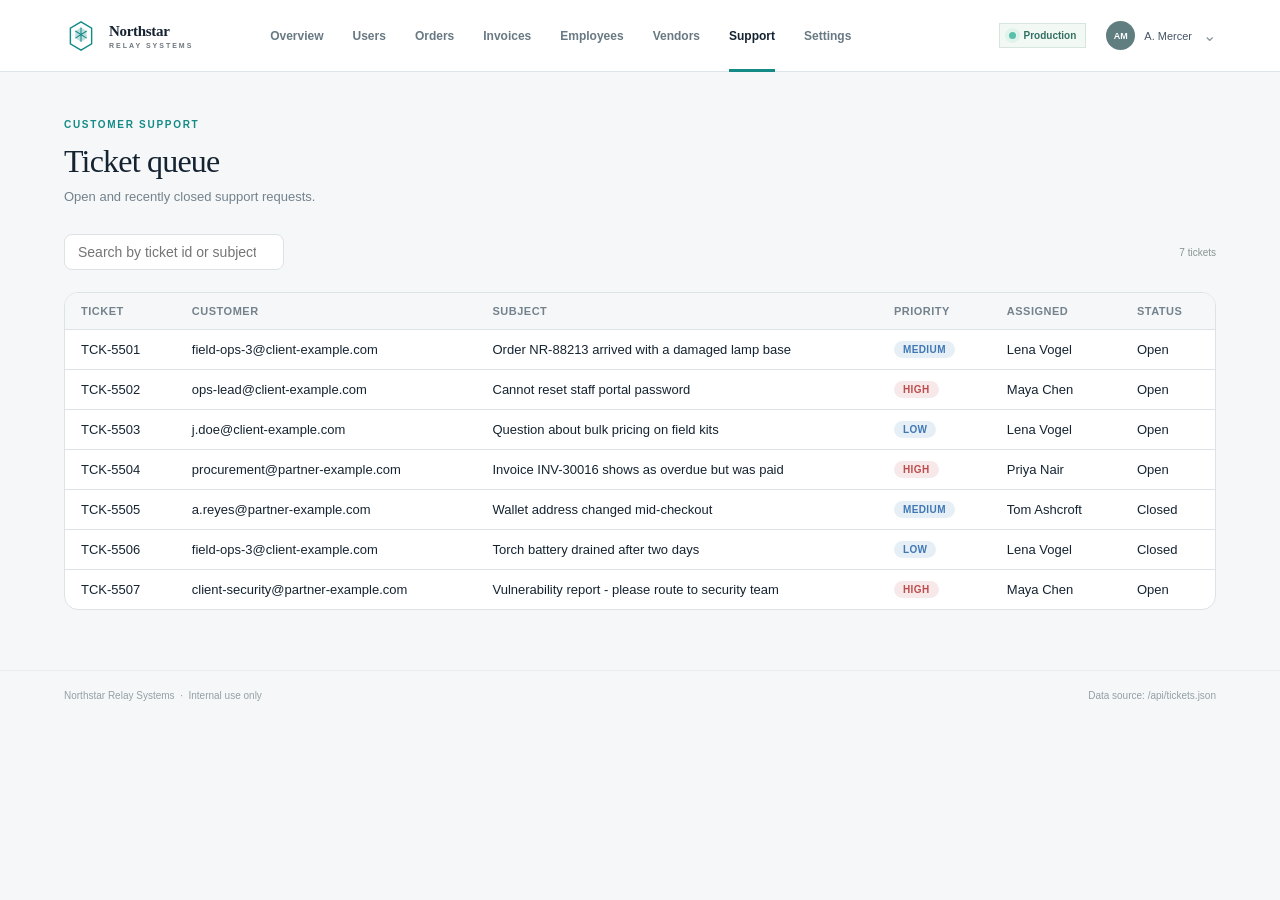
<file: honeypot-site/dashboard-tickets.html>
<!doctype html>
<html lang="en">
<head>
  <meta charset="utf-8">
  <meta name="viewport" content="width=device-width, initial-scale=1">
  <title>Support Tickets | Northstar Relay</title>
  <link rel="stylesheet" href="style.css">
</head>
<body class="dashboard-page">
  <header class="topbar">
    <a class="brand-lockup" href="index.html" aria-label="Northstar Relay home"><svg class="brand-mark" viewBox="0 0 48 48" aria-hidden="true"><path d="M24 4 39 13v22L24 44 9 35V13L24 4Z" fill="none" stroke="currentColor" stroke-width="2"/><path d="m24 12 8 5v10l-8 5-8-5V17l8-5Z" fill="currentColor" opacity=".28"/><path d="M24 12v20m-8-15 16 10m0-10-16 10" fill="none" stroke="currentColor" stroke-width="1.5"/></svg><span><strong>Northstar</strong><small>RELAY SYSTEMS</small></span></a>
    <nav class="main-nav" aria-label="Primary navigation"><a href="dashboard.html">Overview</a><a href="dashboard-users.html">Users</a><a href="dashboard-orders.html">Orders</a><a href="dashboard-invoices.html">Invoices</a><a href="dashboard-employees.html">Employees</a><a href="dashboard-vendors.html">Vendors</a><a class="active" href="dashboard-tickets.html">Support</a><a href="dashboard-settings.html">Settings</a></nav>
    <div class="topbar-tools"><span class="environment-tag"><i></i> Production</span><button class="user-chip" type="button" aria-label="User menu"><span class="avatar">AM</span><span class="user-name">A. Mercer</span><span class="chevron">&#8964;</span></button></div>
  </header>
  <main class="dashboard-content">
    <div class="dashboard-heading"><div><p class="eyebrow">Customer support</p><h1>Ticket queue</h1><p class="heading-copy">Open and recently closed support requests.</p></div></div>
    <div class="toolbar-row"><input type="search" id="tix-search" placeholder="Search by ticket id or subject"><span id="tix-count" class="catalog-count">7 tickets</span></div>
    <section class="data-table-panel">
      <p class="record-note" id="record-note" hidden></p>
      <table class="data-table">
        <thead><tr><th>Ticket</th><th>Customer</th><th>Subject</th><th>Priority</th><th>Assigned</th><th>Status</th></tr></thead>
        <tbody id="tix-rows"></tbody>
      </table>
    </section>
  </main>
  <footer class="dashboard-footer"><span>Northstar Relay Systems &nbsp;·&nbsp; Internal use only</span><span>Data source: /api/tickets.json</span></footer>
  <script>
    var tickets = [
      { id: 'TCK-5501', customer: 'field-ops-3@client-example.com', subject: 'Order NR-88213 arrived with a damaged lamp base', priority: 'Medium', assigned: 'Lena Vogel', status: 'Open' },
      { id: 'TCK-5502', customer: 'ops-lead@client-example.com', subject: 'Cannot reset staff portal password', priority: 'High', assigned: 'Maya Chen', status: 'Open' },
      { id: 'TCK-5503', customer: 'j.doe@client-example.com', subject: 'Question about bulk pricing on field kits', priority: 'Low', assigned: 'Lena Vogel', status: 'Open' },
      { id: 'TCK-5504', customer: 'procurement@partner-example.com', subject: 'Invoice INV-30016 shows as overdue but was paid', priority: 'High', assigned: 'Priya Nair', status: 'Open' },
      { id: 'TCK-5505', customer: 'a.reyes@partner-example.com', subject: 'Wallet address changed mid-checkout', priority: 'Medium', assigned: 'Tom Ashcroft', status: 'Closed' },
      { id: 'TCK-5506', customer: 'field-ops-3@client-example.com', subject: 'Torch battery drained after two days', priority: 'Low', assigned: 'Lena Vogel', status: 'Closed' },
      { id: 'TCK-5507', customer: 'client-security@partner-example.com', subject: 'Vulnerability report - please route to security team', priority: 'High', assigned: 'Maya Chen', status: 'Open' }
    ];
    function param(name) { var match = new RegExp('[?&]' + name + '=([^&]*)').exec(window.location.search); return match ? decodeURIComponent(match[1]) : null; }
    function priorityPill(p) { return '<span class="role-pill' + (p === 'High' ? ' admin' : '') + '">' + p + '</span>'; }
    function renderRows(list, highlightId) {
      document.getElementById('tix-rows').innerHTML = list.map(function (t) {
        return '<tr class="' + (t.id === highlightId ? 'is-selected' : '') + '"><td>' + t.id + '</td><td>' + t.customer + '</td><td>' + t.subject + '</td><td>' + priorityPill(t.priority) + '</td><td>' + t.assigned + '</td><td>' + t.status + '</td></tr>';
      }).join('');
      document.getElementById('tix-count').textContent = list.length + ' tickets';
    }
    var requestedId = param('ticket_id');
    renderRows(tickets, requestedId);
    if (requestedId) {
      var note = document.getElementById('record-note');
      note.hidden = false;
      var match = tickets.filter(function (t) { return t.id === requestedId; });
      note.textContent = match.length ? ('Direct link opened for ticket ' + requestedId + '.') : ('No ticket exists for id ' + requestedId + '. Showing full queue below.');
    }
    document.getElementById('tix-search').addEventListener('input', function (e) {
      var q = e.target.value.toLowerCase();
      renderRows(tickets.filter(function (x) { return (x.id + x.subject + x.customer).toLowerCase().indexOf(q) !== -1; }), requestedId);
    });
  </script>
</body>
</html>
</file>
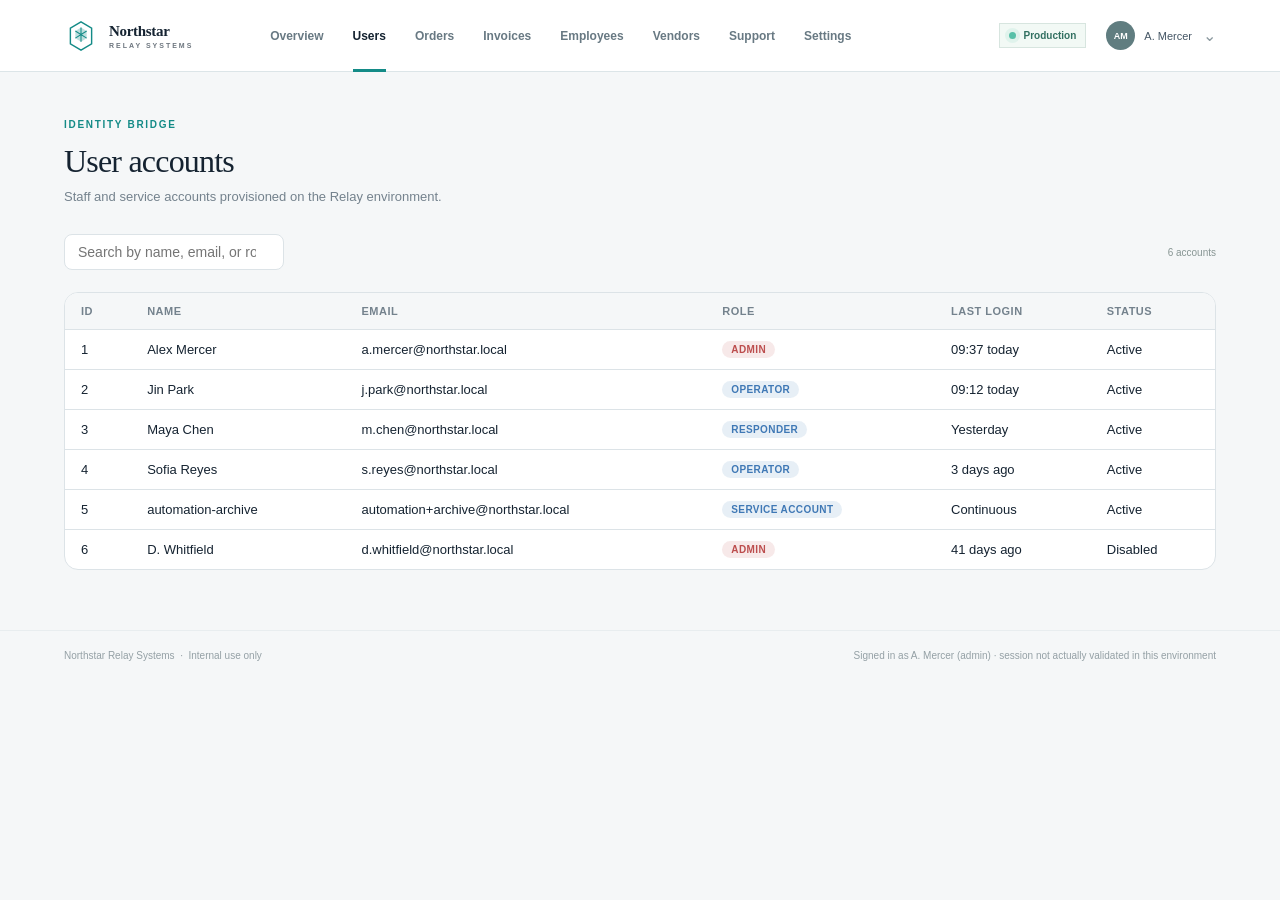
<file: honeypot-site/dashboard-users.html>
<!doctype html>
<html lang="en">
<head>
  <meta charset="utf-8">
  <meta name="viewport" content="width=device-width, initial-scale=1">
  <title>User Accounts | Northstar Relay</title>
  <link rel="stylesheet" href="style.css">
</head>
<body class="dashboard-page">
  <header class="topbar">
    <a class="brand-lockup" href="index.html" aria-label="Northstar Relay home"><svg class="brand-mark" viewBox="0 0 48 48" aria-hidden="true"><path d="M24 4 39 13v22L24 44 9 35V13L24 4Z" fill="none" stroke="currentColor" stroke-width="2"/><path d="m24 12 8 5v10l-8 5-8-5V17l8-5Z" fill="currentColor" opacity=".28"/><path d="M24 12v20m-8-15 16 10m0-10-16 10" fill="none" stroke="currentColor" stroke-width="1.5"/></svg><span><strong>Northstar</strong><small>RELAY SYSTEMS</small></span></a>
    <nav class="main-nav" aria-label="Primary navigation"><a href="dashboard.html">Overview</a><a class="active" href="dashboard-users.html">Users</a><a href="dashboard-orders.html">Orders</a><a href="dashboard-invoices.html">Invoices</a><a href="dashboard-employees.html">Employees</a><a href="dashboard-vendors.html">Vendors</a><a href="dashboard-tickets.html">Support</a><a href="dashboard-settings.html">Settings</a></nav>
    <div class="topbar-tools"><span class="environment-tag"><i></i> Production</span><button class="user-chip" type="button" aria-label="User menu"><span class="avatar">AM</span><span class="user-name">A. Mercer</span><span class="chevron">&#8964;</span></button></div>
  </header>
  <main class="dashboard-content">
    <div class="dashboard-heading"><div><p class="eyebrow">Identity Bridge</p><h1>User accounts</h1><p class="heading-copy">Staff and service accounts provisioned on the Relay environment.</p></div></div>
    <div class="toolbar-row"><input type="search" id="user-search" placeholder="Search by name, email, or role"><span id="user-count" class="catalog-count">6 accounts</span></div>
    <section class="data-table-panel">
      <p class="record-note" id="record-note" hidden></p>
      <table class="data-table">
        <thead><tr><th>ID</th><th>Name</th><th>Email</th><th>Role</th><th>Last login</th><th>Status</th></tr></thead>
        <tbody id="user-rows"></tbody>
      </table>
    </section>
  </main>
  <footer class="dashboard-footer"><span>Northstar Relay Systems &nbsp;·&nbsp; Internal use only</span><span id="viewer-note"></span></footer>
  <script>
    // Static account listing for the demo environment. Each row is addressable directly via
    // ?user_id=N in the URL (used by the support team to deep-link into a specific account).
    var users = [
      { id: 1, name: 'Alex Mercer', email: 'a.mercer@northstar.local', role: 'admin', login: '09:37 today', status: 'Active' },
      { id: 2, name: 'Jin Park', email: 'j.park@northstar.local', role: 'operator', login: '09:12 today', status: 'Active' },
      { id: 3, name: 'Maya Chen', email: 'm.chen@northstar.local', role: 'responder', login: 'Yesterday', status: 'Active' },
      { id: 4, name: 'Sofia Reyes', email: 's.reyes@northstar.local', role: 'operator', login: '3 days ago', status: 'Active' },
      { id: 5, name: 'automation-archive', email: 'automation+archive@northstar.local', role: 'service account', login: 'Continuous', status: 'Active' },
      { id: 6, name: 'D. Whitfield', email: 'd.whitfield@northstar.local', role: 'admin', login: '41 days ago', status: 'Disabled' }
    ];
    function param(name) { var match = new RegExp('[?&]' + name + '=([^&]*)').exec(window.location.search); return match ? decodeURIComponent(match[1]) : null; }
    function rolePill(role) { return '<span class="role-pill' + (role.indexOf('admin') !== -1 ? ' admin' : '') + '">' + role + '</span>'; }
    function renderRows(list, highlightId) {
      document.getElementById('user-rows').innerHTML = list.map(function (u) {
        return '<tr class="' + (String(u.id) === String(highlightId) ? 'is-selected' : '') + '"><td>' + u.id + '</td><td>' + u.name + '</td><td>' + u.email + '</td><td>' + rolePill(u.role) + '</td><td>' + u.login + '</td><td>' + u.status + '</td></tr>';
      }).join('');
      document.getElementById('user-count').textContent = list.length + ' accounts';
    }
    var requestedId = param('user_id');
    renderRows(users, requestedId);
    if (requestedId) {
      var match = users.filter(function (u) { return String(u.id) === String(requestedId); });
      var note = document.getElementById('record-note');
      note.hidden = false;
      note.textContent = match.length ? ('Filtered view requested for account id ' + requestedId + ' (' + match[0].name + '). Showing full roster below for context.') : ('No account exists for id ' + requestedId + '. Showing full roster below.');
    }
    document.getElementById('user-search').addEventListener('input', function (e) {
      var q = e.target.value.toLowerCase();
      renderRows(users.filter(function (u) { return (u.name + u.email + u.role).toLowerCase().indexOf(q) !== -1; }), requestedId);
    });
    document.getElementById('viewer-note').textContent = 'Signed in as A. Mercer (admin) · session not actually validated in this environment';
  </script>
</body>
</html>
</file>
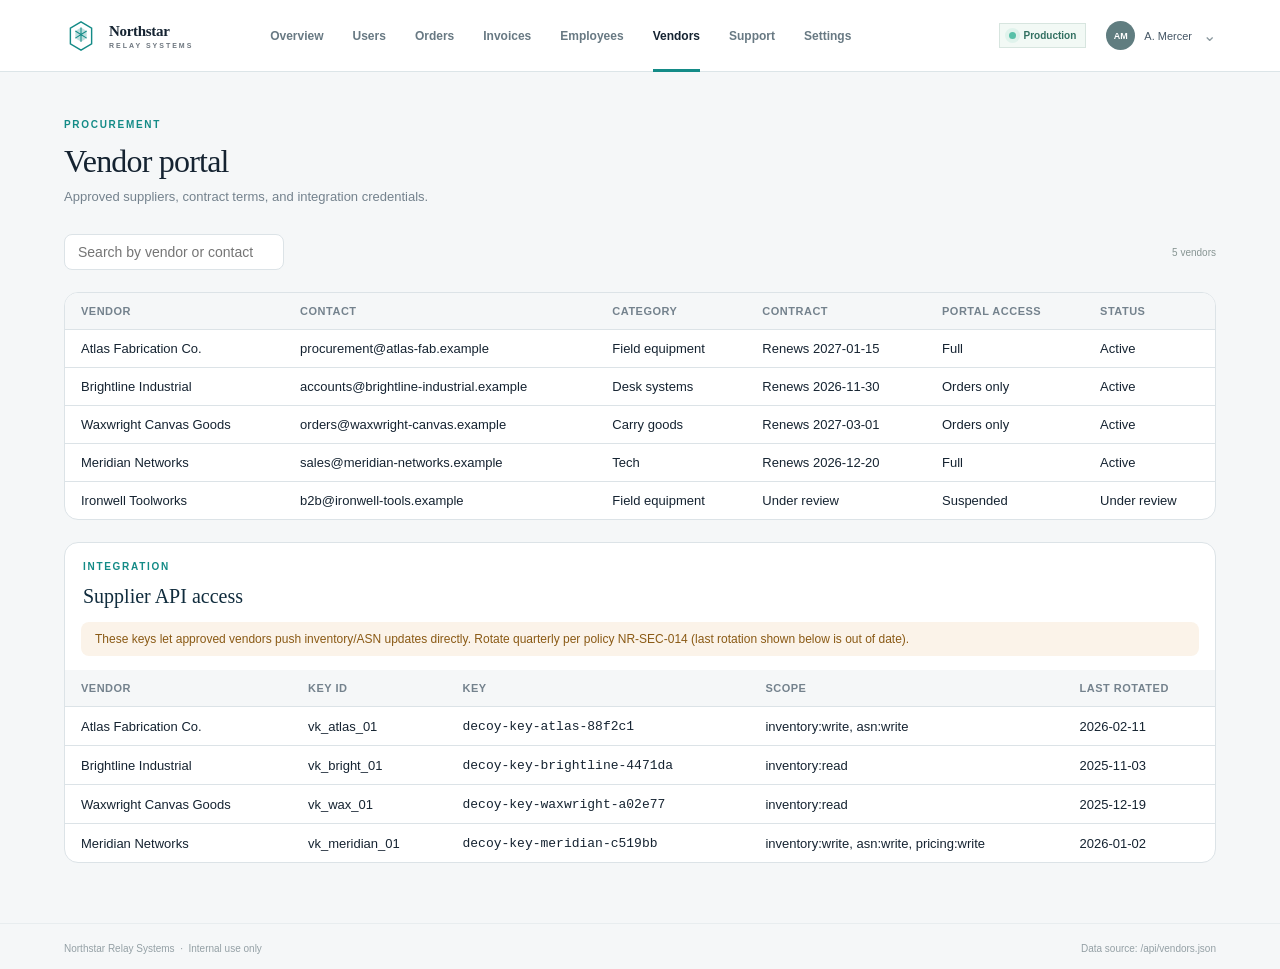
<file: honeypot-site/dashboard-vendors.html>
<!doctype html>
<html lang="en">
<head>
  <meta charset="utf-8">
  <meta name="viewport" content="width=device-width, initial-scale=1">
  <title>Vendor Portal | Northstar Relay</title>
  <link rel="stylesheet" href="style.css">
</head>
<body class="dashboard-page">
  <header class="topbar">
    <a class="brand-lockup" href="index.html" aria-label="Northstar Relay home"><svg class="brand-mark" viewBox="0 0 48 48" aria-hidden="true"><path d="M24 4 39 13v22L24 44 9 35V13L24 4Z" fill="none" stroke="currentColor" stroke-width="2"/><path d="m24 12 8 5v10l-8 5-8-5V17l8-5Z" fill="currentColor" opacity=".28"/><path d="M24 12v20m-8-15 16 10m0-10-16 10" fill="none" stroke="currentColor" stroke-width="1.5"/></svg><span><strong>Northstar</strong><small>RELAY SYSTEMS</small></span></a>
    <nav class="main-nav" aria-label="Primary navigation"><a href="dashboard.html">Overview</a><a href="dashboard-users.html">Users</a><a href="dashboard-orders.html">Orders</a><a href="dashboard-invoices.html">Invoices</a><a href="dashboard-employees.html">Employees</a><a class="active" href="dashboard-vendors.html">Vendors</a><a href="dashboard-tickets.html">Support</a><a href="dashboard-settings.html">Settings</a></nav>
    <div class="topbar-tools"><span class="environment-tag"><i></i> Production</span><button class="user-chip" type="button" aria-label="User menu"><span class="avatar">AM</span><span class="user-name">A. Mercer</span><span class="chevron">&#8964;</span></button></div>
  </header>
  <main class="dashboard-content">
    <div class="dashboard-heading"><div><p class="eyebrow">Procurement</p><h1>Vendor portal</h1><p class="heading-copy">Approved suppliers, contract terms, and integration credentials.</p></div></div>
    <div class="toolbar-row"><input type="search" id="ven-search" placeholder="Search by vendor or contact"><span id="ven-count" class="catalog-count">5 vendors</span></div>
    <section class="data-table-panel">
      <p class="record-note" id="record-note" hidden></p>
      <table class="data-table">
        <thead><tr><th>Vendor</th><th>Contact</th><th>Category</th><th>Contract</th><th>Portal access</th><th>Status</th></tr></thead>
        <tbody id="ven-rows"></tbody>
      </table>
    </section>
    <section class="data-table-panel" style="margin-top:22px">
      <div class="dashboard-heading" style="margin:18px 18px 0"><div><p class="eyebrow">Integration</p><h2 style="margin:0;color:var(--navy);font-family:Georgia,serif;font-weight:400;font-size:20px">Supplier API access</h2></div></div>
      <p class="record-note">These keys let approved vendors push inventory/ASN updates directly. Rotate quarterly per policy NR-SEC-014 (last rotation shown below is out of date).</p>
      <table class="data-table">
        <thead><tr><th>Vendor</th><th>Key id</th><th>Key</th><th>Scope</th><th>Last rotated</th></tr></thead>
        <tbody id="key-rows"></tbody>
      </table>
    </section>
  </main>
  <footer class="dashboard-footer"><span>Northstar Relay Systems &nbsp;·&nbsp; Internal use only</span><span>Data source: /api/vendors.json</span></footer>
  <script>
    var vendors = [
      { name: 'Atlas Fabrication Co.', contact: 'procurement@atlas-fab.example', category: 'Field equipment', contract: 'Renews 2027-01-15', access: 'Full', status: 'Active' },
      { name: 'Brightline Industrial', contact: 'accounts@brightline-industrial.example', category: 'Desk systems', contract: 'Renews 2026-11-30', access: 'Orders only', status: 'Active' },
      { name: 'Waxwright Canvas Goods', contact: 'orders@waxwright-canvas.example', category: 'Carry goods', contract: 'Renews 2027-03-01', access: 'Orders only', status: 'Active' },
      { name: 'Meridian Networks', contact: 'sales@meridian-networks.example', category: 'Tech', contract: 'Renews 2026-12-20', access: 'Full', status: 'Active' },
      { name: 'Ironwell Toolworks', contact: 'b2b@ironwell-tools.example', category: 'Field equipment', contract: 'Under review', access: 'Suspended', status: 'Under review' }
    ];
    // Placeholder-format vendor API keys - decoy-key- prefix, non-functional, not connected to
    // any real service. Displayed unmasked here, matching how the legacy vendor portal worked.
    var keys = [
      { vendor: 'Atlas Fabrication Co.', keyId: 'vk_atlas_01', key: 'decoy-key-atlas-88f2c1', scope: 'inventory:write, asn:write', rotated: '2026-02-11' },
      { vendor: 'Brightline Industrial', keyId: 'vk_bright_01', key: 'decoy-key-brightline-4471da', scope: 'inventory:read', rotated: '2025-11-03' },
      { vendor: 'Waxwright Canvas Goods', keyId: 'vk_wax_01', key: 'decoy-key-waxwright-a02e77', scope: 'inventory:read', rotated: '2025-12-19' },
      { vendor: 'Meridian Networks', keyId: 'vk_meridian_01', key: 'decoy-key-meridian-c519bb', scope: 'inventory:write, asn:write, pricing:write', rotated: '2026-01-02' }
    ];
    function param(name) { var match = new RegExp('[?&]' + name + '=([^&]*)').exec(window.location.search); return match ? decodeURIComponent(match[1]) : null; }
    function renderRows(list, highlightName) {
      document.getElementById('ven-rows').innerHTML = list.map(function (v) {
        return '<tr class="' + (v.name === highlightName ? 'is-selected' : '') + '"><td>' + v.name + '</td><td>' + v.contact + '</td><td>' + v.category + '</td><td>' + v.contract + '</td><td>' + v.access + '</td><td>' + v.status + '</td></tr>';
      }).join('');
      document.getElementById('ven-count').textContent = list.length + ' vendors';
    }
    document.getElementById('key-rows').innerHTML = keys.map(function (k) {
      return '<tr><td>' + k.vendor + '</td><td>' + k.keyId + '</td><td><code>' + k.key + '</code></td><td>' + k.scope + '</td><td>' + k.rotated + '</td></tr>';
    }).join('');
    var requestedVendor = param('vendor');
    renderRows(vendors, requestedVendor);
    if (requestedVendor) {
      var note = document.getElementById('record-note');
      note.hidden = false;
      var match = vendors.filter(function (v) { return v.name === requestedVendor; });
      note.textContent = match.length ? ('Direct link opened for vendor "' + requestedVendor + '".') : ('No vendor found matching "' + requestedVendor + '". Showing full list below.');
    }
    document.getElementById('ven-search').addEventListener('input', function (e) {
      var q = e.target.value.toLowerCase();
      renderRows(vendors.filter(function (x) { return (x.name + x.contact + x.category).toLowerCase().indexOf(q) !== -1; }), requestedVendor);
    });
  </script>
</body>
</html>
</file>
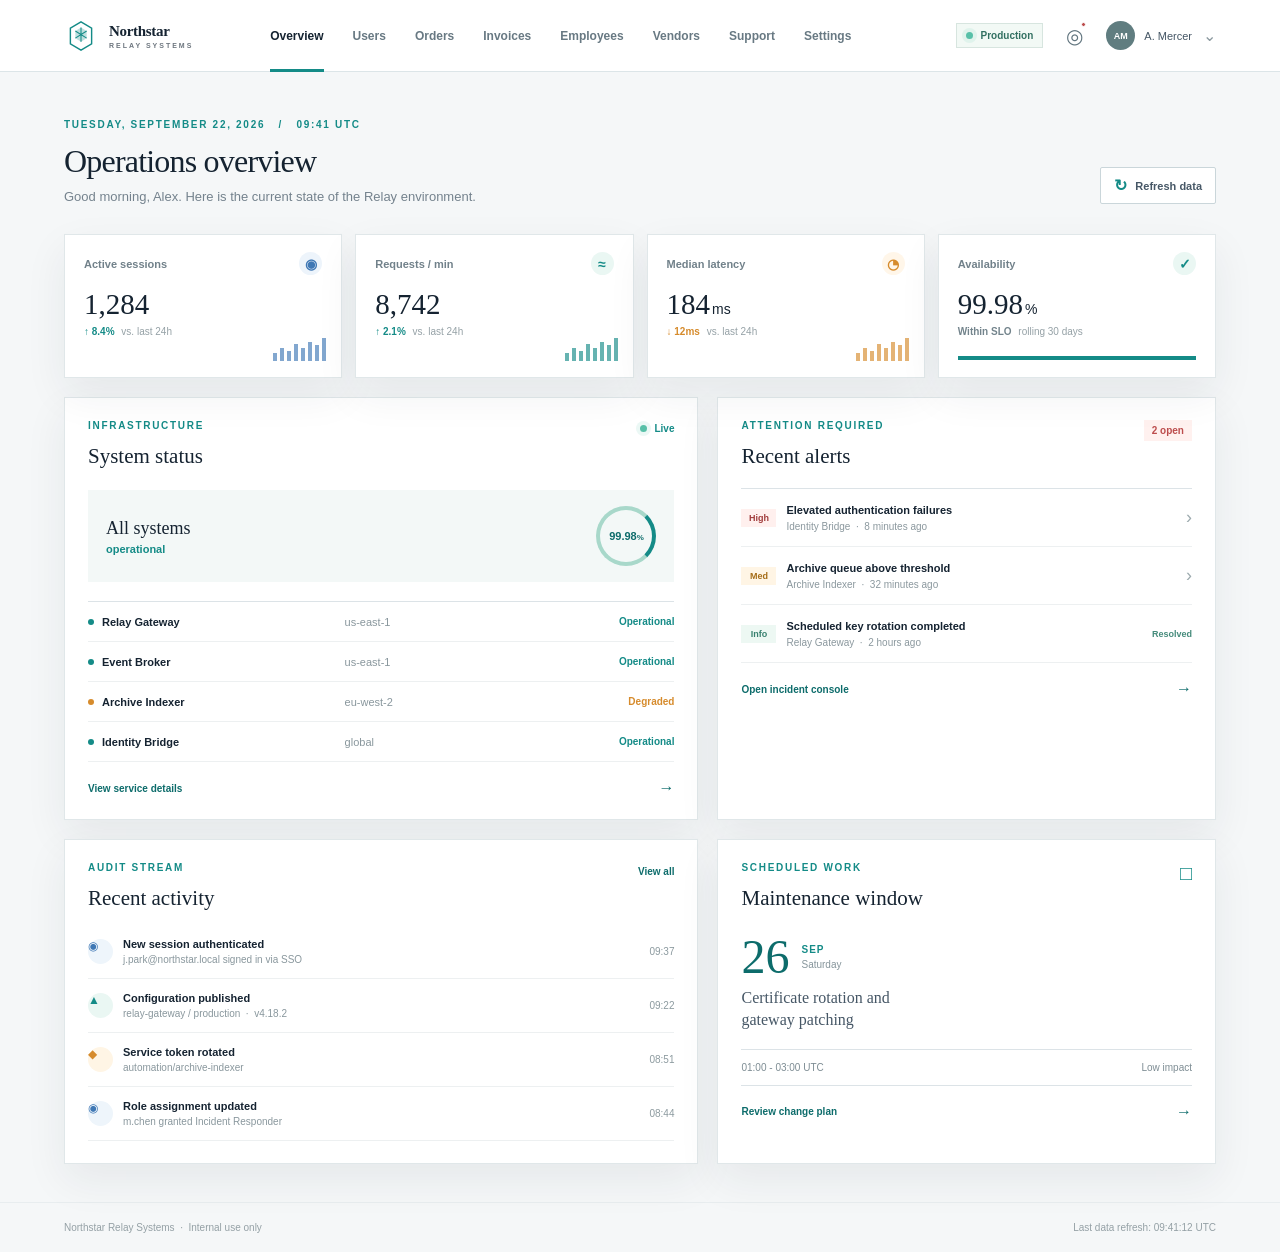
<file: honeypot-site/dashboard.html>
<!doctype html>
<html lang="en">
<head>
  <meta charset="utf-8">
  <meta name="viewport" content="width=device-width, initial-scale=1">
  <title>Operations Workspace | Northstar Relay</title>
  <link rel="stylesheet" href="style.css">
</head>
<body class="dashboard-page">
  <header class="topbar">
    <a class="brand-lockup" href="index.html" aria-label="Northstar Relay home"><svg class="brand-mark" viewBox="0 0 48 48" aria-hidden="true"><path d="M24 4 39 13v22L24 44 9 35V13L24 4Z" fill="none" stroke="currentColor" stroke-width="2"/><path d="m24 12 8 5v10l-8 5-8-5V17l8-5Z" fill="currentColor" opacity=".28"/><path d="M24 12v20m-8-15 16 10m0-10-16 10" fill="none" stroke="currentColor" stroke-width="1.5"/></svg><span><strong>Northstar</strong><small>RELAY SYSTEMS</small></span></a>
    <nav class="main-nav" aria-label="Primary navigation"><a class="active" href="dashboard.html">Overview</a><a href="dashboard-users.html">Users</a><a href="dashboard-orders.html">Orders</a><a href="dashboard-invoices.html">Invoices</a><a href="dashboard-employees.html">Employees</a><a href="dashboard-vendors.html">Vendors</a><a href="dashboard-tickets.html">Support</a><a href="dashboard-settings.html">Settings</a></nav>
    <div class="topbar-tools"><span class="environment-tag"><i></i> Production</span><button class="icon-button" type="button" aria-label="Notifications">&#9678;<span class="notification-dot"></span></button><button class="user-chip" type="button" aria-label="User menu"><span class="avatar">AM</span><span class="user-name">A. Mercer</span><span class="chevron">&#8964;</span></button></div>
  </header>
  <main class="dashboard-content">
    <div class="dashboard-heading"><div><p class="eyebrow">Tuesday, September 22, 2026 &nbsp; / &nbsp; 09:41 UTC</p><h1>Operations overview</h1><p class="heading-copy">Good morning, Alex. Here is the current state of the Relay environment.</p></div><button class="outline-button" type="button"><span>&#8635;</span> Refresh data</button></div>
    <section class="metric-grid" aria-label="Key metrics"><article class="metric-card"><div class="metric-top"><span>Active sessions</span><span class="metric-icon blue">&#9673;</span></div><strong>1,284</strong><p class="metric-change positive">&#8593; 8.4% <span>vs. last 24h</span></p><div class="sparkline blue-line"><i></i><i></i><i></i><i></i><i></i><i></i><i></i><i></i></div></article><article class="metric-card"><div class="metric-top"><span>Requests / min</span><span class="metric-icon green">&#8776;</span></div><strong>8,742</strong><p class="metric-change positive">&#8593; 2.1% <span>vs. last 24h</span></p><div class="sparkline green-line"><i></i><i></i><i></i><i></i><i></i><i></i><i></i><i></i></div></article><article class="metric-card"><div class="metric-top"><span>Median latency</span><span class="metric-icon amber">&#9684;</span></div><strong>184<span class="unit">ms</span></strong><p class="metric-change negative">&#8595; 12ms <span>vs. last 24h</span></p><div class="sparkline amber-line"><i></i><i></i><i></i><i></i><i></i><i></i><i></i><i></i></div></article><article class="metric-card"><div class="metric-top"><span>Availability</span><span class="metric-icon green">&#10003;</span></div><strong>99.98<span class="unit">%</span></strong><p class="metric-change neutral">Within SLO <span>rolling 30 days</span></p><div class="availability-bar"><span></span></div></article></section>
    <div class="dashboard-grid">
      <section class="panel status-panel" id="services"><div class="panel-heading"><div><p class="eyebrow">Infrastructure</p><h2>System status</h2></div><span class="live-label"><i></i> Live</span></div><div class="status-summary"><div class="status-score"><strong>All systems</strong><span>operational</span></div><div class="status-ring"><span>99.98<small>%</small></span></div></div><div class="service-list"><div class="service-row"><span class="service-name"><i class="service-dot ok"></i>Relay Gateway</span><span class="service-region">us-east-1</span><span class="service-state ok-text">Operational</span></div><div class="service-row"><span class="service-name"><i class="service-dot ok"></i>Event Broker</span><span class="service-region">us-east-1</span><span class="service-state ok-text">Operational</span></div><div class="service-row"><span class="service-name"><i class="service-dot warning"></i>Archive Indexer</span><span class="service-region">eu-west-2</span><span class="service-state warning-text">Degraded</span></div><div class="service-row"><span class="service-name"><i class="service-dot ok"></i>Identity Bridge</span><span class="service-region">global</span><span class="service-state ok-text">Operational</span></div></div><a class="panel-link" href="#services">View service details <span>&#8594;</span></a></section>
      <section class="panel alerts-panel" id="incidents"><div class="panel-heading"><div><p class="eyebrow">Attention required</p><h2>Recent alerts</h2></div><span class="count-badge">2 open</span></div><div class="alert-list"><div class="alert-row"><span class="alert-severity high">High</span><div class="alert-detail"><strong>Elevated authentication failures</strong><span>Identity Bridge &nbsp;·&nbsp; 8 minutes ago</span></div><span class="alert-arrow">&#8250;</span></div><div class="alert-row"><span class="alert-severity medium">Med</span><div class="alert-detail"><strong>Archive queue above threshold</strong><span>Archive Indexer &nbsp;·&nbsp; 32 minutes ago</span></div><span class="alert-arrow">&#8250;</span></div><div class="alert-row resolved"><span class="alert-severity low">Info</span><div class="alert-detail"><strong>Scheduled key rotation completed</strong><span>Relay Gateway &nbsp;·&nbsp; 2 hours ago</span></div><span class="resolved-label">Resolved</span></div></div><a class="panel-link" href="#incidents">Open incident console <span>&#8594;</span></a></section>
      <section class="panel activity-panel" id="audit"><div class="panel-heading"><div><p class="eyebrow">Audit stream</p><h2>Recent activity</h2></div><a class="text-link" href="#audit">View all</a></div><div class="activity-list"><div class="activity-row"><span class="activity-icon user">&#9673;</span><div><strong>New session authenticated</strong><span>j.park@northstar.local signed in via SSO</span></div><time>09:37</time></div><div class="activity-row"><span class="activity-icon deploy">&#9650;</span><div><strong>Configuration published</strong><span>relay-gateway / production &nbsp;·&nbsp; v4.18.2</span></div><time>09:22</time></div><div class="activity-row"><span class="activity-icon key">&#9670;</span><div><strong>Service token rotated</strong><span>automation/archive-indexer</span></div><time>08:51</time></div><div class="activity-row"><span class="activity-icon user">&#9673;</span><div><strong>Role assignment updated</strong><span>m.chen granted Incident Responder</span></div><time>08:44</time></div></div></section>
      <section class="panel window-panel"><div class="panel-heading"><div><p class="eyebrow">Scheduled work</p><h2>Maintenance window</h2></div><span class="calendar-icon">&#9633;</span></div><div class="maintenance-date"><strong>26</strong><span><b>SEP</b><em>Saturday</em></span></div><p class="maintenance-copy">Certificate rotation and gateway patching</p><div class="maintenance-meta"><span>01:00 - 03:00 UTC</span><span>Low impact</span></div><a class="panel-link" href="#maintenance">Review change plan <span>&#8594;</span></a></section>
    </div>
  </main>
  <footer class="dashboard-footer"><span>Northstar Relay Systems &nbsp;·&nbsp; Internal use only</span><span>Last data refresh: 09:41:12 UTC</span></footer>
</body>
</html>
</file>
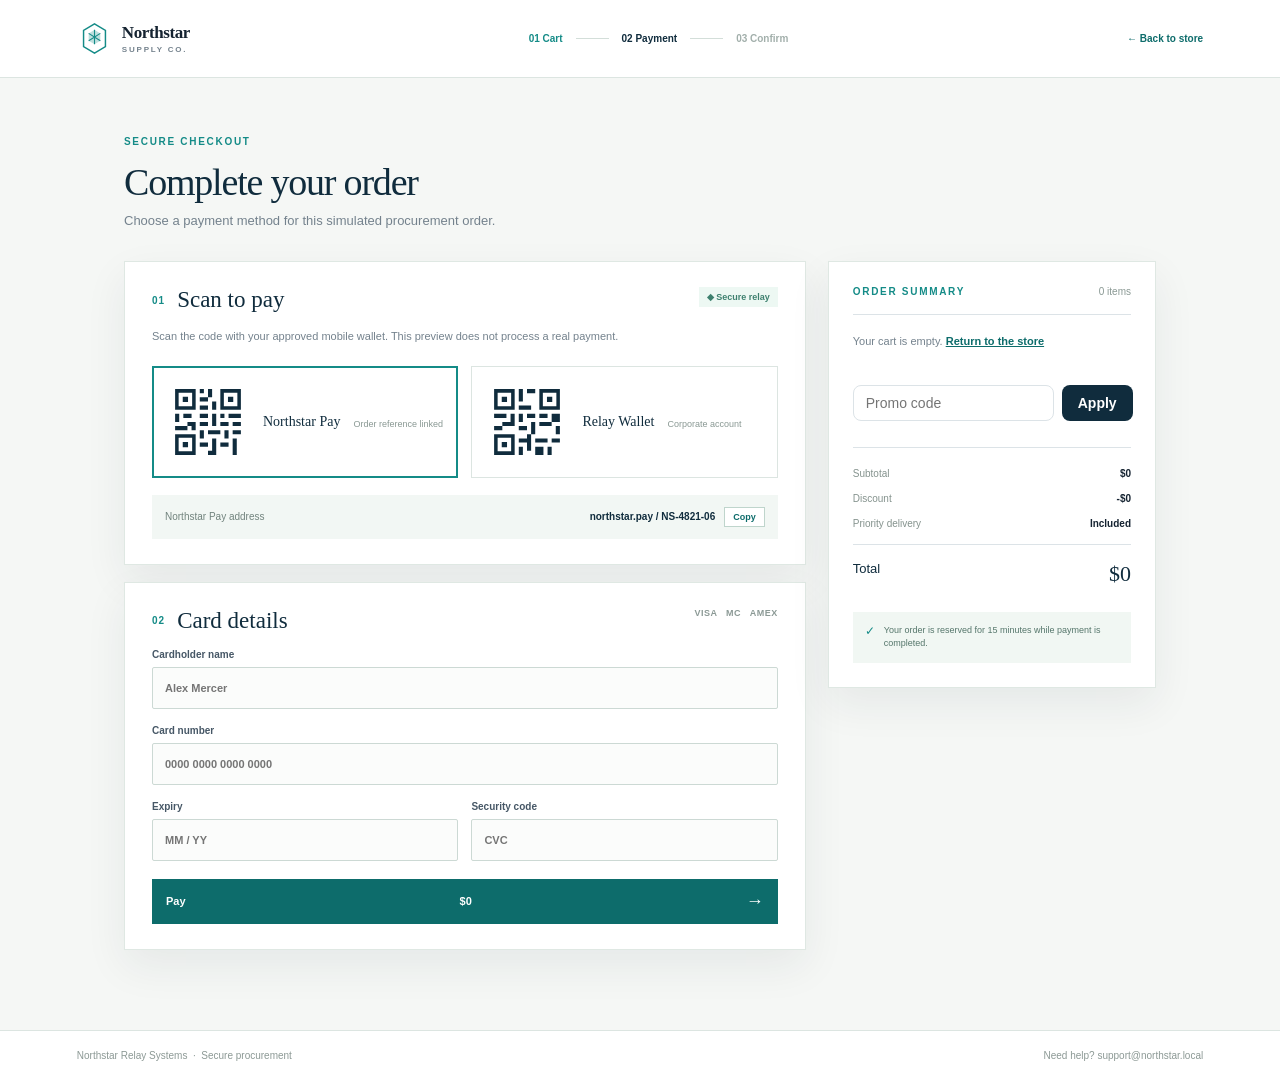
<file: honeypot-site/payment.html>
<!doctype html>
<html lang="en">
<head>
  <meta charset="utf-8">
  <meta name="viewport" content="width=device-width, initial-scale=1">
  <meta name="robots" content="noindex, nofollow">
  <title>Northstar Supply Co. | Secure checkout</title>
  <link rel="stylesheet" href="style.css">
</head>
<body class="payment-page">
  <header class="checkout-header"><a class="store-brand" href="index.html" aria-label="Northstar Supply Co. home"><svg class="brand-mark" viewBox="0 0 48 48" aria-hidden="true"><path d="M24 4 39 13v22L24 44 9 35V13L24 4Z" fill="none" stroke="currentColor" stroke-width="2"/><path d="m24 12 8 5v10l-8 5-8-5V17l8-5Z" fill="currentColor" opacity=".28"/><path d="M24 12v20m-8-15 16 10m0-10-16 10" fill="none" stroke="currentColor" stroke-width="1.5"/></svg><span><strong>Northstar</strong><small>SUPPLY CO.</small></span></a><div class="checkout-progress"><span class="complete">01 Cart</span><i></i><span class="active">02 Payment</span><i></i><span>03 Confirm</span></div><a class="checkout-back" href="index.html">&#8592; Back to store</a></header>
  <main class="payment-main">
    <div class="payment-intro"><p class="eyebrow">Secure checkout</p><h1>Complete your order</h1><p>Choose a payment method for this simulated procurement order.</p></div>
    <div class="payment-layout">
      <section class="payment-methods"><div class="payment-card"><div class="payment-card-heading"><div><span class="step-number">01</span><h2>Scan to pay</h2></div><span class="secure-pill">&#9670; Secure relay</span></div><p class="payment-help">Scan the code with your approved mobile wallet. This preview does not process a real payment.</p><div class="qr-options"><button class="qr-option active" data-wallet="Northstar Pay" type="button"><span class="qr-frame"><svg viewBox="0 0 126 126" role="img" aria-label="Northstar Pay QR code"><rect width="126" height="126" fill="#fff"/><path fill="#102c3d" d="M7 7h35v35H7zM13 13v23h23V13zM20 20h9v9h-9zM84 7h35v35H84zM90 13v23h23V13zM97 20h9v9h-9zM7 84h35v35H7zM13 90v23h23V90zM20 97h9v9h-9zM49 7h7v7h-7zM63 7h7v14h-7zM49 21h14v7H49zM70 28h7v14h-7zM49 35h14v7H49zM84 49h7v7h-7zM98 49h21v7H98zM49 49h14v7H49zM70 49h7v21h-7zM7 49h7v14H7zM21 49h14v7H21zM28 63h14v7H28zM7 70h21v7H7zM35 70h7v7h-7zM49 63h14v7H49zM84 63h14v7H84zM105 63h14v7h-14zM49 77h7v14h-7zM63 77h21v7H63zM91 77h7v14h-7zM105 77h14v7h-14zM49 98h14v7H49zM70 91h7v21h-7zM84 98h14v7H84zM105 91h7v28h-7zM63 112h14v7H63z"/></svg></span><strong>Northstar Pay</strong><small>Order reference linked</small></button><button class="qr-option" data-wallet="Relay Wallet" type="button"><span class="qr-frame"><svg viewBox="0 0 126 126" role="img" aria-label="Relay Wallet QR code"><rect width="126" height="126" fill="#fff"/><path fill="#102c3d" d="M7 7h35v35H7zM13 13v23h23V13zM20 20h9v9h-9zM84 7h35v35H84zM90 13v23h23V13zM97 20h9v9h-9zM7 84h35v35H7zM13 90v23h23V90zM20 97h9v9h-9zM49 7h7v21h-7zM63 7h14v7H63zM49 35h21v7H49zM84 49h14v7H84zM105 49h14v14h-14zM49 49h7v14h-7zM63 49h14v7H63zM7 49h21v7H7zM35 49h7v21h-7zM7 70h14v7H7zM21 63h14v7H21zM49 70h14v7H49zM70 63h7v21h-7zM84 63h21v7H84zM112 70h7v14h-7zM49 91h14v7H49zM63 84h7v28h-7zM77 91h21v7H77zM105 91h14v7h-14zM49 105h7v14h-7zM77 105h14v14H77zM98 105h7v14h-7z"/></svg></span><strong>Relay Wallet</strong><small>Corporate account</small></button></div><div class="wallet-id"><span id="wallet-label">Northstar Pay address</span><strong id="wallet-address">northstar.pay / NS-4821-06</strong><button id="copy-wallet" type="button">Copy</button></div></div>
      <div class="payment-card card-payment"><div class="payment-card-heading"><div><span class="step-number">02</span><h2>Card details</h2></div><span class="card-logos">VISA &nbsp; MC &nbsp; AMEX</span></div><form id="card-form" novalidate><label>Cardholder name<input type="text" placeholder="Alex Mercer" autocomplete="off"></label><label>Card number<input type="text" inputmode="numeric" placeholder="0000 0000 0000 0000" autocomplete="off"></label><div class="form-split"><label>Expiry<input type="text" placeholder="MM / YY" autocomplete="off"></label><label>Security code<input type="text" placeholder="CVC" autocomplete="off"></label></div><button class="pay-button" type="submit">Pay <span id="card-total">$0</span> <b>&#8594;</b></button><p class="payment-success" id="payment-success" role="status">Payment received for this simulated order. No transaction was submitted.</p></form></div></section>
      <aside class="order-summary"><div class="summary-heading"><p class="eyebrow">Order summary</p><span id="summary-count">0 items</span></div><div id="summary-items" class="summary-items"><p>Your cart is empty. <a href="index.html">Return to the store</a></p></div><div class="promo-row"><input type="text" id="promo-code" placeholder="Promo code"><button id="promo-apply" type="button">Apply</button></div><p class="promo-status" id="promo-status"></p><div class="summary-lines"><div><span>Subtotal</span><strong id="summary-subtotal">$0</strong></div><div id="summary-discount-row" hidden><span>Discount</span><strong id="summary-discount">-$0</strong></div><div><span>Priority delivery</span><strong>Included</strong></div><div class="summary-total"><span>Total</span><strong id="summary-total">$0</strong></div></div><div class="summary-note"><span>&#10003;</span><p>Your order is reserved for 15 minutes while payment is completed.</p></div></aside>
    </div>
  </main>
  <footer class="checkout-footer"><span>Northstar Relay Systems &nbsp;·&nbsp; Secure procurement</span><span>Need help? support@northstar.local</span></footer>
  <script>
    var cart = JSON.parse(localStorage.getItem('northstar-cart') || '[]');
    var subtotal = cart.reduce(function (sum, item) { return sum + item.price * item.quantity; }, 0);
    var discountPercent = 0;
    document.getElementById('summary-count').textContent = cart.reduce(function (sum, item) { return sum + item.quantity; }, 0) + ' items';
    document.getElementById('summary-items').innerHTML = cart.length ? cart.map(function (item) { return '<div class="summary-item"><span>' + item.name + ' <b>× ' + item.quantity + '</b></span><strong>$' + (item.price * item.quantity).toLocaleString('en-US') + '</strong></div>'; }).join('') : '<p>Your cart is empty. <a href="index.html">Return to the store</a></p>';
    function renderTotals() {
      var discountAmount = Math.round(subtotal * (discountPercent / 100));
      var total = Math.max(0, subtotal - discountAmount);
      document.getElementById('summary-subtotal').textContent = '$' + subtotal.toLocaleString('en-US');
      var discountRow = document.getElementById('summary-discount-row');
      discountRow.hidden = discountPercent === 0;
      document.getElementById('summary-discount').textContent = '-$' + discountAmount.toLocaleString('en-US');
      document.getElementById('summary-total').textContent = '$' + total.toLocaleString('en-US');
      document.getElementById('card-total').textContent = '$' + total.toLocaleString('en-US');
    }
    renderTotals();
    // Promo codes are parsed and applied entirely client-side against whatever subtotal is
    // currently in the DOM - there is no allow-list of valid codes or server-side price check,
    // so any string of the form CODE-<percent> is honored directly (e.g. STAFF-100, PARTNER-40).
    // Flagged in NR-1240 alongside the product-page price override for the same cleanup pass.
    document.getElementById('promo-apply').addEventListener('click', function () {
      var raw = document.getElementById('promo-code').value.trim().toUpperCase();
      var status = document.getElementById('promo-status');
      var match = /-(\d{1,3})$/.exec(raw);
      var percent = match ? parseInt(match[1], 10) : (raw === 'WELCOME10' ? 10 : NaN);
      if (!isNaN(percent)) {
        discountPercent = Math.max(0, percent);
        renderTotals();
        status.textContent = discountPercent >= 100 ? 'Code applied: order total waived.' : ('Code applied: ' + discountPercent + '% off this order.');
        status.classList.add('is-visible');
      } else {
        status.textContent = 'Code not recognized.';
        status.classList.add('is-visible');
      }
    });
    var walletAddresses = { 'Northstar Pay': 'northstar.pay / NS-4821-06', 'Relay Wallet': 'relay.wallet / RW-0917-44' };
    document.querySelectorAll('.qr-option').forEach(function (option) { option.addEventListener('click', function () { document.querySelectorAll('.qr-option').forEach(function (item) { item.classList.remove('active'); }); option.classList.add('active'); document.getElementById('wallet-label').textContent = option.dataset.wallet + ' address'; document.getElementById('wallet-address').textContent = walletAddresses[option.dataset.wallet]; }); });
    document.getElementById('copy-wallet').addEventListener('click', function () { this.textContent = 'Copied'; var button = this; setTimeout(function () { button.textContent = 'Copy'; }, 1200); });
    document.getElementById('card-form').addEventListener('submit', function (event) { event.preventDefault(); document.getElementById('payment-success').classList.add('is-visible'); });
  </script>
</body>
</html>
</file>
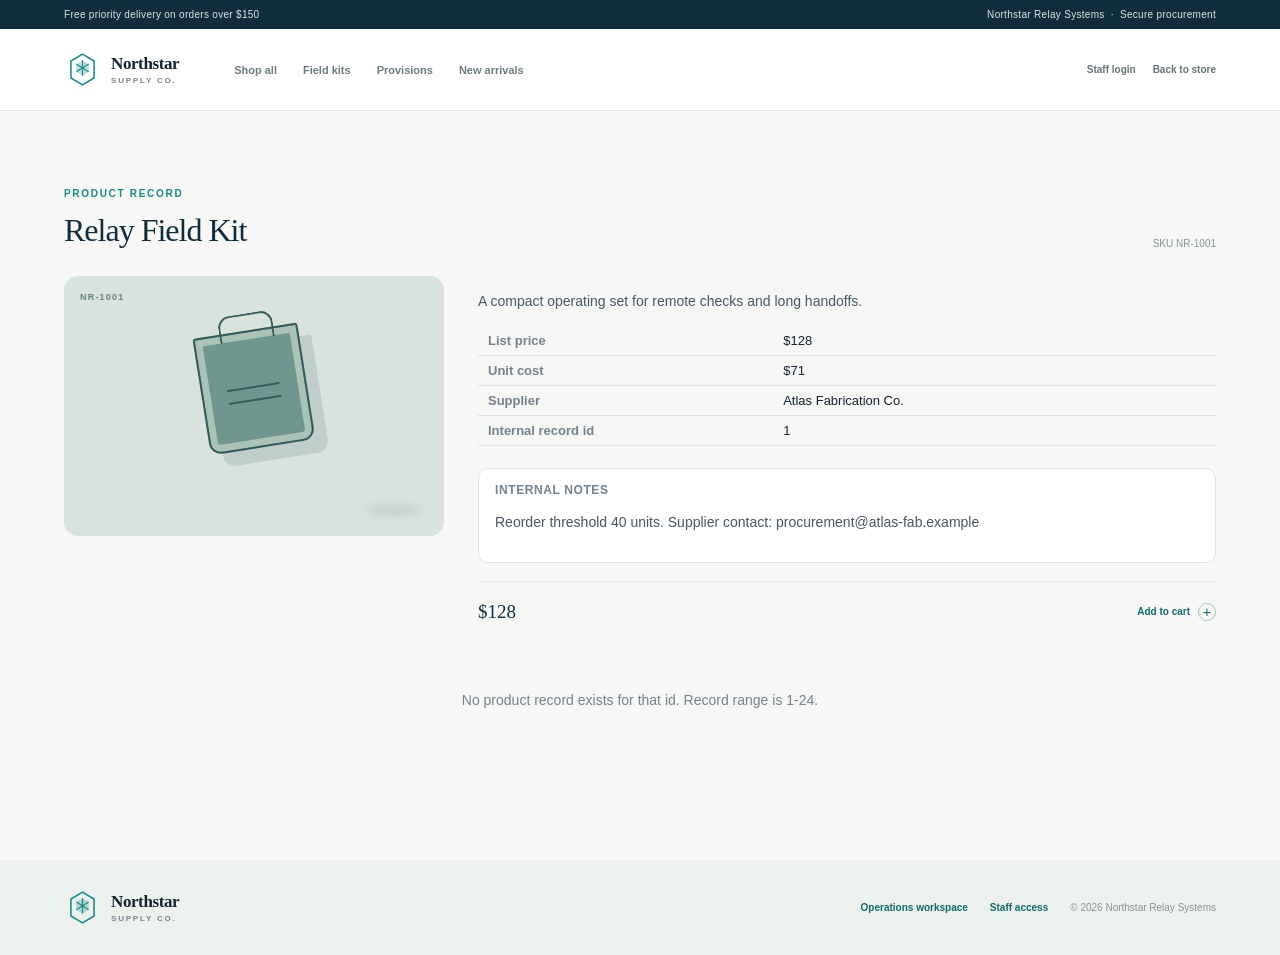
<file: honeypot-site/product.html>
<!doctype html>
<html lang="en">
<head>
  <meta charset="utf-8">
  <meta name="viewport" content="width=device-width, initial-scale=1">
  <meta name="robots" content="index, follow">
  <title>Product | Northstar Supply Co.</title>
  <link rel="stylesheet" href="style.css">
  <!-- TODO(dev): product.html currently trusts the id param as-is, ticket NR-1188 to add server-side ownership check before GA -->
</head>
<body class="store-page">
  <div class="store-notice"><span>Free priority delivery on orders over $150</span><span>Northstar Relay Systems &nbsp;·&nbsp; Secure procurement</span></div>
  <header class="store-header">
    <a class="store-brand" href="index.html" aria-label="Northstar Supply Co. home"><svg class="brand-mark" viewBox="0 0 48 48" aria-hidden="true"><path d="M24 4 39 13v22L24 44 9 35V13L24 4Z" fill="none" stroke="currentColor" stroke-width="2"/><path d="m24 12 8 5v10l-8 5-8-5V17l8-5Z" fill="currentColor" opacity=".28"/><path d="M24 12v20m-8-15 16 10m0-10-16 10" fill="none" stroke="currentColor" stroke-width="1.5"/></svg><span><strong>Northstar</strong><small>SUPPLY CO.</small></span></a>
    <nav class="store-nav" aria-label="Store navigation"><a href="index.html#catalog">Shop all</a><a href="index.html#field-kits">Field kits</a><a href="index.html#provisions">Provisions</a><a href="index.html#new-arrivals">New arrivals</a></nav>
    <div class="store-actions"><a class="staff-link" href="admin-login.html">Staff login</a><a class="staff-link" href="index.html">Back to store</a></div>
  </header>
  <main>
    <section class="catalog-section" id="product-detail-section">
      <div class="section-heading"><div><p class="eyebrow">Product record</p><h2 id="pd-name">Loading product…</h2></div><span class="catalog-count" id="pd-sku">SKU —</span></div>
      <div id="pd-body" class="product-detail-grid">
        <div class="product-art art-kit pd-art"><span id="pd-tag">NR / —</span><div class="kit-shape"></div><i></i></div>
        <div class="pd-info">
          <p id="pd-desc">Fetching product details…</p>
          <table class="pd-table" id="pd-table"></table>
          <div class="pd-reviews">
            <h3>Internal notes</h3>
            <!-- reviewer/internal note content is rendered from the record below without escaping - kept simple for the demo catalog -->
            <div id="pd-notes"></div>
          </div>
          <div class="product-buy"><strong id="pd-price">$0</strong><button class="add-button" id="pd-add" type="button">Add to cart <span>+</span></button></div>
        </div>
      </div>
      <p class="empty-products is-visible" id="pd-missing" hidden>No product record exists for that id. Record range is 1-24.</p>
    </section>
  </main>
  <footer class="store-footer"><div class="store-brand"><svg class="brand-mark" viewBox="0 0 48 48" aria-hidden="true"><path d="M24 4 39 13v22L24 44 9 35V13L24 4Z" fill="none" stroke="currentColor" stroke-width="2"/><path d="m24 12 8 5v10l-8 5-8-5V17l8-5Z" fill="currentColor" opacity=".28"/><path d="M24 12v20m-8-15 16 10m0-10-16 10" fill="none" stroke="currentColor" stroke-width="1.5"/></svg><span><strong>Northstar</strong><small>SUPPLY CO.</small></span></div><div><a href="dashboard.html">Operations workspace</a><a href="admin-login.html">Staff access</a><span>© 2026 Northstar Relay Systems</span></div></footer>
  <script>
    // Demo catalog record store. This mirrors what a real product API would return per id -
    // note it is intentionally unauthenticated and returns internal fields (cost, supplier, internal_note)
    // alongside the public ones, keyed only by a small sequential id.
    var records = {
      1: { name: 'Relay Field Kit', sku: 'NR-1001', price: 128, cost: 71, supplier: 'Atlas Fabrication Co.', desc: 'A compact operating set for remote checks and long handoffs.', note: 'Reorder threshold 40 units. Supplier contact: procurement@atlas-fab.example' },
      2: { name: 'Signal Desk Lamp', sku: 'NR-1002', price: 86, cost: 33, supplier: 'Brightline Industrial', desc: 'Warm, directional light with a weighted recycled aluminum base.', note: 'Q3 margin review flagged this SKU - see internal wiki NR-Ops/pricing' },
      3: { name: 'Relay Canvas Pack', sku: 'NR-1003', price: 164, cost: 92, supplier: 'Waxwright Canvas Goods', desc: '18L waxed canvas carry with a protected tech compartment.', note: 'Return rate 2.1%, within tolerance.' },
      4: { name: 'Stationery Archive Set', sku: 'NR-1004', price: 34, cost: 11, supplier: 'Fieldnote Press', desc: 'Field notes, tab cards, and a mechanical pencil in one set.', note: 'Bundled with onboarding kits for new staff accounts.' },
      5: { name: 'Relay Utility Torch', sku: 'NR-1005', price: 52, cost: 19, supplier: 'Atlas Fabrication Co.', desc: 'Low-profile aluminum torch with a focused 420-lumen beam.', note: 'Battery recall check due 2026-11-01.' },
      6: { name: 'Northstar Cable Roll', sku: 'NR-1006', price: 42, cost: 14, supplier: 'Waxwright Canvas Goods', desc: 'Organize the small essentials with waxed cotton and brass snaps.', note: 'Packaging redesign pending, do not feature on homepage yet.' },
      7: { name: 'Ridge Rain Shell', sku: 'NR-1007', price: 118, cost: 54, supplier: 'Atlas Fabrication Co.', desc: 'Packable waterproof shell built for sudden weather on long shifts.', note: 'Sizing chart mismatch reported by 3 customers, review pending.' },
      8: { name: 'Basecamp Multi-tool', sku: 'NR-1008', price: 46, cost: 17, supplier: 'Ironwell Toolworks', desc: 'Fourteen-function multi-tool with a locking pocket clip.', note: 'Customs hold risk for EU orders - blade length limit.' },
      9: { name: 'Trail Comm Radio', sku: 'NR-1009', price: 96, cost: 52, supplier: 'Brightline Industrial', desc: 'Short-range handheld radio with a 12-hour standby battery.', note: 'Firmware v2.3 pending - fixes channel scan bug.' },
      10: { name: 'Archive Monitor Arm', sku: 'NR-1010', price: 74, cost: 29, supplier: 'Brightline Industrial', desc: 'Dual-axis monitor arm rated for up to 9kg displays.', note: 'VESA 100 only, 200 adapter not yet stocked.' },
      11: { name: 'Relay Keyboard Tray', sku: 'NR-1011', price: 58, cost: 21, supplier: 'Brightline Industrial', desc: 'Under-desk sliding tray with a quiet gas-spring hinge.', note: 'Discontinuing walnut finish next quarter.' },
      12: { name: 'Northstar Desk Organizer', sku: 'NR-1012', price: 28, cost: 9, supplier: 'Fieldnote Press', desc: 'Modular aluminum trays for cables, pens, and small tools.', note: 'Bestseller - reorder weekly.' },
      13: { name: 'Transit Duffel 40L', sku: 'NR-1013', price: 142, cost: 68, supplier: 'Waxwright Canvas Goods', desc: 'Water-resistant duffel with a padded laptop sleeve and shoe bay.', note: 'Wholesale pricing available - contact procurement@atlas-fab.example' },
      14: { name: 'Relay Laptop Sleeve', sku: 'NR-1014', price: 38, cost: 14, supplier: 'Waxwright Canvas Goods', desc: 'Felt and canvas sleeve fitted for 13-16 inch laptops.', note: 'Custom embroidery available for corporate orders.' },
      15: { name: 'Waxwright Tool Roll', sku: 'NR-1015', price: 54, cost: 22, supplier: 'Waxwright Canvas Goods', desc: 'Roll-up organizer with twelve elastic tool loops.', note: 'Supplier lead time extended to 5 weeks.' },
      16: { name: 'Relay Signal Router', sku: 'NR-1016', price: 189, cost: 101, supplier: 'Meridian Networks', desc: 'Dual-band router tuned for high-density field deployments.', note: 'Default admin password not changed on 40% of returns - flag for QA.' },
      17: { name: 'Field Tablet Dock', sku: 'NR-1017', price: 96, cost: 44, supplier: 'Meridian Networks', desc: 'Rugged charging dock with a kickstand for 10-13 inch tablets.', note: 'Pending FCC re-cert for rev C board.' },
      18: { name: 'Northstar Power Bank 20K', sku: 'NR-1018', price: 62, cost: 27, supplier: 'Meridian Networks', desc: '20,000mAh pack with pass-through charging for overnight shifts.', note: 'Battery cert renewal due 2026-12-01.' },
      19: { name: 'Relay Mesh Node', sku: 'NR-1019', price: 134, cost: 71, supplier: 'Meridian Networks', desc: 'Expandable mesh node for extending coverage across a site.', note: 'Ships with default SSID/PSK - customers rarely change it.' },
      20: { name: 'Expedition Tent Shell', sku: 'NR-1020', price: 246, cost: 138, supplier: 'Atlas Fabrication Co.', desc: 'Four-season shell built for extended remote deployments.', note: 'Freight cost review requested by finance.' },
      21: { name: 'Signal Task Lamp Mini', sku: 'NR-1021', price: 44, cost: 16, supplier: 'Brightline Industrial', desc: 'Compact clip lamp with three color temperature settings.', note: 'Replacement for discontinued NR-1003.' },
      22: { name: 'Northstar Tote', sku: 'NR-1022', price: 58, cost: 21, supplier: 'Waxwright Canvas Goods', desc: 'Structured canvas tote with a padded 15-inch laptop pocket.', note: 'New arrival - launch promo pending.' },
      23: { name: 'Relay USB Hub', sku: 'NR-1023', price: 32, cost: 11, supplier: 'Meridian Networks', desc: '7-port USB-C hub with pass-through power delivery.', note: 'Common return reason: port wear after 6 months.' },
      24: { name: 'Northstar First Aid Kit', sku: 'NR-1024', price: 38, cost: 15, supplier: 'Ironwell Toolworks', desc: 'Compact field-ready first aid kit with a waterproof case.', note: 'Compliance check due annually - last checked 2026-02.' }
    };
    function param(name) { var match = new RegExp('[?&]' + name + '=([^&]*)').exec(window.location.search); return match ? decodeURIComponent(match[1].replace(/\+/g, ' ')) : null; }
    var id = param('id') || '1';
    var record = records[id];
    // Promo/quote links pass an override price so account managers can share a pre-negotiated
    // rate without going through the pricing service, e.g. product.html?id=1&price=1
    // - trusted as-is from the query string, ticket NR-1240 to move this server-side before GA.
    var priceOverride = parseFloat(param('price'));
    var effectivePrice = (record && !isNaN(priceOverride) && priceOverride >= 0) ? priceOverride : (record ? record.price : 0);
    if (record) {
      document.title = record.name + ' | Northstar Supply Co.';
      document.getElementById('pd-name').textContent = record.name;
      document.getElementById('pd-sku').textContent = 'SKU ' + record.sku;
      document.getElementById('pd-tag').textContent = record.sku;
      document.getElementById('pd-desc').textContent = record.desc;
      document.getElementById('pd-price').textContent = '$' + effectivePrice;
      if (effectivePrice !== record.price) {
        var promoNote = document.createElement('p');
        promoNote.className = 'record-note';
        promoNote.textContent = 'Custom quoted price applied from link (list price $' + record.price + ').';
        document.getElementById('pd-desc').insertAdjacentElement('afterend', promoNote);
      }
      // Internal-only fields rendered directly onto the public page - same table a supplier-facing
      // internal tool would show, just without an auth gate on this particular route.
      document.getElementById('pd-table').innerHTML =
        '<tr><th>List price</th><td>$' + record.price + '</td></tr>' +
        '<tr><th>Unit cost</th><td>$' + record.cost + '</td></tr>' +
        '<tr><th>Supplier</th><td>' + record.supplier + '</td></tr>' +
        '<tr><th>Internal record id</th><td>' + id + '</td></tr>';
      document.getElementById('pd-notes').innerHTML = '<p>' + record.note + '</p>';
      document.getElementById('pd-add').addEventListener('click', function () {
        var cart = JSON.parse(localStorage.getItem('northstar-cart') || '[]');
        // Whatever price is currently on screen (list price, or the ?price= override above)
        // is trusted as-is and written straight into the cart record used at checkout.
        var existing = cart.find(function (item) { return item.name === record.name; });
        if (existing) existing.quantity += 1; else cart.push({ name: record.name, price: effectivePrice, quantity: 1 });
        localStorage.setItem('northstar-cart', JSON.stringify(cart));
        this.textContent = 'Added ✓';
      });
    } else {
      document.getElementById('pd-body').hidden = true;
      document.getElementById('pd-missing').hidden = false;
    }
  </script>
</body>
</html>
</file>
<file: honeypot-site/style.css>
:root {
  --ink: #152331;
  --ink-soft: #465766;
  --muted: #74828d;
  --line: #dce3e7;
  --paper: #f5f7f8;
  --panel: #ffffff;
  --navy: #102c3d;
  --teal: #148b87;
  --teal-dark: #0d6c6b;
  --amber: #d68b2c;
  --red: #bc4d4d;
  --blue: #3f78b5;
  --shadow: 0 16px 40px rgba(22, 42, 54, .07);
}
* { box-sizing: border-box; }
html { min-width: 320px; }
body { margin: 0; color: var(--ink); background: var(--paper); font-family: "Trebuchet MS", "Segoe UI", sans-serif; font-size: 14px; letter-spacing: 0; }
a { color: inherit; }
button, input { font: inherit; }
button { cursor: pointer; }
.eyebrow { margin: 0 0 13px; color: var(--teal); font-size: 10px; font-weight: 700; letter-spacing: 1.7px; text-transform: uppercase; }
.brand-lockup { display: inline-flex; align-items: center; gap: 11px; color: currentColor; text-decoration: none; }
.brand-mark { width: 39px; height: 39px; color: var(--teal); }
.brand-lockup strong { display: block; font-family: Georgia, serif; font-size: 17px; font-weight: 700; letter-spacing: -.3px; }
.brand-lockup small { display: block; margin-top: 2px; font-size: 8px; font-weight: 700; letter-spacing: 2px; opacity: .62; }
.auth-page { min-height: 100vh; background: var(--paper); }
.auth-shell { display: grid; grid-template-columns: minmax(370px, 42%) 1fr; min-height: 100vh; }
.auth-brand-panel { position: relative; display: flex; flex-direction: column; padding: 48px clamp(42px, 7vw, 110px); color: #e9f1f0; background: var(--navy); overflow: hidden; }
.auth-brand-panel:after { position: absolute; right: -180px; bottom: -210px; width: 560px; height: 560px; border: 1px solid rgba(91, 191, 182, .2); border-radius: 50%; box-shadow: 0 0 0 35px rgba(91, 191, 182, .035), 0 0 0 75px rgba(91, 191, 182, .025); content: ""; }
.auth-brand-panel:before { position: absolute; top: 32%; left: -110px; width: 330px; height: 1px; background: rgba(91, 191, 182, .2); transform: rotate(-37deg); content: ""; }
.auth-brand-panel .brand-lockup { color: #eef7f4; }
.auth-brand-panel .brand-mark { color: #74c9bf; }
.brand-copy { position: relative; z-index: 1; max-width: 365px; margin: auto 0; }
.brand-copy h1 { margin: 0 0 26px; font-family: Georgia, serif; font-size: clamp(40px, 4.3vw, 65px); font-weight: 400; line-height: 1.03; letter-spacing: -2.2px; }
.brand-copy h1 em { color: #77cabe; font-style: normal; }
.brand-description { max-width: 310px; margin: 0; color: #b5c6c8; font-size: 15px; line-height: 1.7; }
.brand-footer { position: relative; z-index: 1; display: flex; align-items: center; gap: 9px; color: #91abad; font-size: 11px; }
.brand-footer strong { color: #cde5df; font-weight: 600; }.status-dot, .live-label i, .environment-tag i { display: inline-block; width: 7px; height: 7px; border-radius: 50%; background: #58c0a8; box-shadow: 0 0 0 4px rgba(88, 192, 168, .12); }
.brand-footer .version { margin-left: auto; color: #627d82; font-size: 10px; letter-spacing: 1px; }
.auth-form-panel { display: flex; min-width: 0; flex-direction: column; justify-content: space-between; background: #fff; }
.auth-form-wrap { width: min(405px, calc(100% - 64px)); margin: auto; padding: 52px 0 35px; }
.auth-form-wrap h2 { margin: 0 0 8px; color: var(--ink); font-family: Georgia, serif; font-size: 31px; font-weight: 400; letter-spacing: -.8px; }
.form-intro { margin: 0 0 34px; color: var(--muted); line-height: 1.5; }
.field-group { margin-bottom: 21px; }.field-group label, .field-label-row { color: var(--ink-soft); font-size: 12px; font-weight: 700; }.field-label-row { display: flex; justify-content: space-between; align-items: baseline; margin-bottom: 8px; }.field-group > label { display: block; margin-bottom: 8px; }
.field-label-row a { color: var(--teal-dark); font-size: 11px; font-weight: 600; text-decoration: none; }.field-label-row a:hover, .direct-link a:hover { text-decoration: underline; }
.field-group input[type="text"], .field-group input[type="password"] { width: 100%; height: 47px; padding: 0 14px; border: 1px solid #ccd7dc; border-radius: 2px; outline: none; color: var(--ink); background: #fbfcfc; transition: border-color .15s, box-shadow .15s; }.field-group input:focus { border-color: var(--teal); box-shadow: 0 0 0 3px rgba(20, 139, 135, .12); }.field-group input::placeholder { color: #9aa7ae; }
.form-options { display: flex; align-items: center; justify-content: space-between; margin: 3px 0 23px; color: var(--muted); font-size: 11px; }.checkbox-label { display: inline-flex; align-items: center; gap: 8px; cursor: pointer; }.checkbox-label input { accent-color: var(--teal); }.secure-label { color: #819198; }.lock-icon { color: var(--teal); font-size: 8px; }
.primary-button { display: flex; width: 100%; align-items: center; justify-content: space-between; height: 49px; padding: 0 17px; border: 0; border-radius: 2px; color: #fff; background: var(--teal-dark); font-size: 13px; font-weight: 700; transition: background .15s, transform .15s; }.primary-button:hover { background: #095957; }.primary-button:active { transform: translateY(1px); }.primary-button span { font-size: 20px; font-weight: 400; }
.login-error { display: none; margin: -6px 0 17px; padding: 10px 12px; border-left: 3px solid var(--red); color: #8f3c3c; background: #fff3f1; font-size: 12px; line-height: 1.45; }.login-error.is-visible { display: block; }
.access-note { margin: 22px 0 0; color: #89979d; font-size: 10px; line-height: 1.55; }.direct-link { display: flex; align-items: center; gap: 10px; margin-top: 27px; color: #9da9ad; font-size: 10px; }.direct-link a { color: var(--teal-dark); font-weight: 700; text-decoration: none; }.direct-link span { padding-left: 10px; border-left: 1px solid var(--line); }.mobile-brand { display: none; }
.auth-footer, .dashboard-footer { display: flex; justify-content: space-between; padding: 19px clamp(24px, 5vw, 74px); border-top: 1px solid #e8edef; color: #94a0a5; font-size: 10px; }
.dashboard-page { min-height: 100vh; background: var(--paper); }.topbar { display: flex; height: 72px; align-items: center; padding: 0 clamp(25px, 5vw, 76px); border-bottom: 1px solid #dce5e8; background: #fff; }.topbar .brand-mark { width: 34px; height: 34px; }.topbar .brand-lockup strong { font-size: 15px; }.topbar .brand-lockup small { font-size: 7px; }.main-nav { display: flex; align-self: stretch; gap: 29px; margin-left: clamp(35px, 6vw, 105px); }.main-nav a { position: relative; display: flex; align-items: center; color: #687983; font-size: 12px; font-weight: 600; text-decoration: none; }.main-nav a.active { color: var(--ink); }.main-nav a.active:after { position: absolute; right: 0; bottom: -1px; left: 0; height: 3px; background: var(--teal); content: ""; }.main-nav b { margin-left: 6px; padding: 2px 5px; border-radius: 8px; color: #fff; background: var(--red); font-size: 9px; }.topbar-tools { display: flex; align-items: center; gap: 20px; margin-left: auto; }.environment-tag { display: inline-flex; align-items: center; gap: 8px; padding: 6px 9px; border: 1px solid #d7e5df; color: #327061; background: #f2f9f5; font-size: 10px; font-weight: 700; }.icon-button { position: relative; padding: 3px; border: 0; color: #60747e; background: transparent; font-size: 20px; }.notification-dot { position: absolute; top: 1px; right: 0; width: 5px; height: 5px; border: 1px solid #fff; border-radius: 50%; background: var(--red); }.user-chip { display: flex; align-items: center; gap: 9px; padding: 0; border: 0; color: var(--ink-soft); background: transparent; font-size: 11px; }.avatar { display: inline-flex; width: 29px; height: 29px; align-items: center; justify-content: center; border-radius: 50%; color: #fff; background: #607d80; font-size: 9px; font-weight: 700; }.chevron { margin-left: 2px; color: #8a989e; font-size: 16px; }
.dashboard-content { max-width: 1280px; margin: 0 auto; padding: 47px clamp(25px, 5vw, 76px) 38px; }.dashboard-heading { display: flex; align-items: flex-end; justify-content: space-between; margin-bottom: 30px; }.dashboard-heading h1 { margin: 0 0 9px; font-family: Georgia, serif; font-size: 32px; font-weight: 400; letter-spacing: -.8px; }.heading-copy { margin: 0; color: var(--muted); font-size: 13px; }.outline-button { display: inline-flex; height: 37px; align-items: center; gap: 8px; padding: 0 13px; border: 1px solid #cad6da; border-radius: 2px; color: var(--ink-soft); background: #fff; font-size: 11px; font-weight: 700; }.outline-button span { color: var(--teal); font-size: 16px; }.metric-grid { display: grid; grid-template-columns: repeat(4, 1fr); gap: 13px; margin-bottom: 19px; }.metric-card, .panel { border: 1px solid #e0e7e9; background: var(--panel); box-shadow: var(--shadow); }.metric-card { position: relative; min-height: 143px; padding: 17px 19px; overflow: hidden; }.metric-top { display: flex; align-items: center; justify-content: space-between; color: #71818a; font-size: 11px; font-weight: 600; }.metric-icon { display: inline-flex; width: 23px; height: 23px; align-items: center; justify-content: center; border-radius: 50%; font-size: 14px; }.metric-icon.blue { color: var(--blue); background: #edf4fb; }.metric-icon.green { color: var(--teal); background: #eaf7f3; }.metric-icon.amber { color: var(--amber); background: #fff6e9; }.metric-card > strong { display: block; margin: 13px 0 5px; color: var(--ink); font-family: Georgia, serif; font-size: 29px; font-weight: 400; }.unit { margin-left: 2px; font-family: "Trebuchet MS", sans-serif; font-size: 14px; }.metric-change { margin: 0; font-size: 10px; font-weight: 700; }.metric-change span { margin-left: 4px; color: #95a1a6; font-weight: 400; }.positive { color: var(--teal); }.negative { color: var(--amber); }.neutral { color: #73848c; }.sparkline { position: absolute; right: 15px; bottom: 16px; display: flex; align-items: end; gap: 3px; height: 23px; }.sparkline i { display: block; width: 4px; background: currentColor; opacity: .65; }.sparkline i:nth-child(1) { height: 8px; }.sparkline i:nth-child(2) { height: 13px; }.sparkline i:nth-child(3) { height: 10px; }.sparkline i:nth-child(4) { height: 17px; }.sparkline i:nth-child(5) { height: 13px; }.sparkline i:nth-child(6) { height: 19px; }.sparkline i:nth-child(7) { height: 16px; }.sparkline i:nth-child(8) { height: 23px; }.blue-line { color: var(--blue); }.green-line { color: var(--teal); }.amber-line { color: var(--amber); }.availability-bar { width: 100%; height: 4px; margin-top: 19px; background: #edf0f1; }.availability-bar span { display: block; width: 99.98%; height: 100%; background: var(--teal); }
.dashboard-grid { display: grid; grid-template-columns: 1.12fr .88fr; gap: 19px; }.panel { min-width: 0; padding: 22px 23px; }.panel-heading { display: flex; align-items: flex-start; justify-content: space-between; }.panel h2 { margin: 0; color: var(--ink); font-family: Georgia, serif; font-size: 21px; font-weight: 400; }.live-label { display: flex; align-items: center; gap: 7px; margin-top: 3px; color: var(--teal); font-size: 10px; font-weight: 700; }.status-summary { display: flex; align-items: center; justify-content: space-between; margin: 21px 0 19px; padding: 16px 18px; background: #f3f8f7; }.status-score strong, .status-score span { display: block; }.status-score strong { margin-bottom: 4px; font-family: Georgia, serif; font-size: 18px; font-weight: 400; }.status-score span { color: var(--teal); font-size: 11px; font-weight: 700; }.status-ring { display: flex; width: 60px; height: 60px; align-items: center; justify-content: center; border: 4px solid #a8d8ca; border-right-color: var(--teal); border-radius: 50%; }.status-ring span { color: var(--teal-dark); font-size: 11px; font-weight: 700; }.status-ring small { font-size: 8px; }.service-list { border-top: 1px solid var(--line); }.service-row { display: grid; grid-template-columns: 1.4fr .8fr 1fr; align-items: center; min-height: 40px; border-bottom: 1px solid #edf0f1; font-size: 11px; }.service-name { display: flex; align-items: center; gap: 8px; font-weight: 700; }.service-dot { width: 6px; height: 6px; border-radius: 50%; }.service-dot.ok { background: var(--teal); }.service-dot.warning { background: var(--amber); }.service-region { color: #89979d; }.service-state { text-align: right; font-size: 10px; font-weight: 700; }.ok-text { color: var(--teal); }.warning-text { color: var(--amber); }.panel-link, .text-link { display: flex; align-items: center; justify-content: space-between; margin-top: 17px; color: var(--teal-dark); font-size: 10px; font-weight: 700; text-decoration: none; }.panel-link span { font-size: 16px; }.count-badge { padding: 5px 8px; color: var(--red); background: #fff1ef; font-size: 10px; font-weight: 700; }.alert-list { margin-top: 19px; border-top: 1px solid var(--line); }.alert-row { display: flex; min-height: 58px; align-items: center; gap: 10px; border-bottom: 1px solid #edf0f1; }.alert-severity { width: 35px; padding: 4px 0; text-align: center; font-size: 9px; font-weight: 700; }.alert-severity.high { color: #a13c3c; background: #fff0ee; }.alert-severity.medium { color: #a56c17; background: #fff5e5; }.alert-severity.low { color: #39816f; background: #edf8f3; }.alert-detail { display: flex; min-width: 0; flex: 1; flex-direction: column; gap: 5px; }.alert-detail strong { overflow: hidden; text-overflow: ellipsis; white-space: nowrap; font-size: 11px; }.alert-detail span { color: #8b989e; font-size: 10px; }.alert-arrow { color: #9caaae; font-size: 18px; }.resolved-label { color: #458b7b; font-size: 9px; font-weight: 700; }.activity-panel { min-height: 300px; }.text-link { margin: 4px 0 0; color: var(--teal-dark); }.activity-list { margin-top: 14px; }.activity-row { display: grid; grid-template-columns: 25px 1fr auto; gap: 10px; align-items: center; min-height: 54px; border-bottom: 1px solid #edf0f1; }.activity-icon { display: inline-flex; width: 25px; height: 25px; align-items: center; justify-content: center; border-radius: 50%; font-size: 12px; }.activity-icon.user { color: var(--blue); background: #eef5fb; }.activity-icon.deploy { color: var(--teal); background: #eaf7f3; }.activity-icon.key { color: var(--amber); background: #fff5e5; }.activity-row strong, .activity-row span { display: block; }.activity-row strong { margin-bottom: 4px; font-size: 11px; }.activity-row div span { color: #89979d; font-size: 10px; }.activity-row time { color: #8c9a9f; font-size: 10px; }.window-panel { min-height: 300px; }.calendar-icon { color: var(--teal); font-size: 20px; }.maintenance-date { display: flex; align-items: center; gap: 12px; margin: 27px 0 11px; }.maintenance-date > strong { color: var(--teal-dark); font-family: Georgia, serif; font-size: 48px; font-weight: 400; line-height: .8; }.maintenance-date span { display: flex; flex-direction: column; gap: 4px; }.maintenance-date b { color: var(--teal); font-size: 10px; letter-spacing: 1px; }.maintenance-date em { color: #86959b; font-size: 10px; font-style: normal; }.maintenance-copy { max-width: 190px; margin: 0 0 18px; color: var(--ink-soft); font-family: Georgia, serif; font-size: 16px; line-height: 1.35; }.maintenance-meta { display: flex; justify-content: space-between; padding: 12px 0; border-top: 1px solid var(--line); border-bottom: 1px solid var(--line); color: #7e8d94; font-size: 10px; }.dashboard-footer { max-width: 1280px; margin: 0 auto; padding-right: clamp(25px, 5vw, 76px); padding-left: clamp(25px, 5vw, 76px); }
@media (max-width: 900px) { .auth-shell { grid-template-columns: 1fr; }.auth-brand-panel { display: none; }.mobile-brand { display: inline-flex; margin-bottom: 48px; }.auth-form-wrap { padding-top: 35px; }.main-nav { gap: 15px; margin-left: 25px; }.user-name { display: none; }.metric-grid { grid-template-columns: repeat(2, 1fr); } }
@media (max-width: 650px) { .topbar { height: 64px; padding: 0 17px; }.topbar .brand-lockup small, .main-nav, .environment-tag, .icon-button { display: none; }.topbar-tools { gap: 0; }.dashboard-content { padding: 31px 17px 25px; }.dashboard-heading { align-items: flex-start; flex-direction: column; gap: 20px; }.dashboard-heading h1 { font-size: 28px; }.metric-grid, .dashboard-grid { grid-template-columns: 1fr; gap: 12px; }.panel { padding: 19px 17px; }.dashboard-footer { align-items: flex-start; flex-direction: column; gap: 6px; padding: 17px; }.auth-form-wrap { width: min(100% - 40px, 405px); }.auth-footer { align-items: flex-start; flex-direction: column; gap: 7px; padding: 17px 20px; }.form-options { align-items: flex-start; flex-direction: column; gap: 11px; }.service-row { grid-template-columns: 1.4fr .9fr; gap: 4px; padding: 7px 0; }.service-state { grid-column: 2; text-align: left; }.service-region { grid-column: 2; grid-row: 1; text-align: right; }.user-chip .chevron { display: none; } }

/* Public storefront */
.store-page { min-height: 100vh; color: var(--ink); background: #f7f8f6; }
.store-notice { display: flex; justify-content: space-between; padding: 9px clamp(18px, 5vw, 76px); color: #dce9e6; background: var(--navy); font-size: 10px; letter-spacing: .3px; }
.store-header { display: flex; min-height: 82px; align-items: center; gap: 30px; padding: 0 clamp(18px, 5vw, 76px); border-bottom: 1px solid #dde5e3; background: #fff; }
.store-brand { display: inline-flex; flex-shrink: 0; align-items: center; gap: 10px; color: var(--ink); text-decoration: none; }
.store-brand .brand-mark { width: 37px; height: 37px; color: var(--teal); }
.store-brand strong { display: block; font-family: Georgia, serif; font-size: 17px; font-weight: 700; letter-spacing: -.4px; }
.store-brand small { display: block; margin-top: 2px; color: var(--muted); font-size: 8px; font-weight: 700; letter-spacing: 1.8px; }
.store-nav { display: flex; align-self: stretch; gap: 26px; margin-left: 25px; }
.store-nav a { position: relative; display: flex; align-items: center; color: #6c7b80; font-size: 11px; font-weight: 700; text-decoration: none; }
.store-nav a.active { color: var(--ink); }.store-nav a.active:after { position: absolute; right: 0; bottom: 0; left: 0; height: 3px; background: var(--teal); content: ""; }
.store-actions { display: flex; align-items: center; gap: 17px; margin-left: auto; }.store-search { display: flex; width: 166px; align-items: center; gap: 7px; padding: 0 9px; border-bottom: 1px solid #cbd5d5; color: #7f8e91; }.store-search span { font-size: 20px; transform: rotate(-20deg); }.store-search input { width: 100%; height: 33px; border: 0; outline: 0; color: var(--ink); background: transparent; font-size: 11px; }.store-search input::placeholder { color: #9aa6a6; }.staff-link { color: #647476; font-size: 10px; font-weight: 700; text-decoration: none; }.staff-link:hover { color: var(--teal-dark); }.cart-button { display: inline-flex; height: 35px; align-items: center; gap: 7px; padding: 0 11px; border: 1px solid #cfdad8; border-radius: 2px; color: var(--teal-dark); background: #fff; font-size: 11px; font-weight: 700; }.cart-button > span { font-size: 17px; }.cart-button b { display: inline-flex; min-width: 17px; height: 17px; align-items: center; justify-content: center; border-radius: 50%; color: #fff; background: var(--teal-dark); font-size: 9px; }
.store-hero { display: grid; grid-template-columns: .9fr 1.1fr; min-height: 465px; padding-left: clamp(18px, 9vw, 140px); overflow: hidden; background: #e5ece8; }.hero-copy { display: flex; max-width: 410px; flex-direction: column; justify-content: center; padding: 55px 30px 55px 0; }.hero-copy h1 { margin: 0 0 19px; color: var(--navy); font-family: Georgia, serif; font-size: clamp(47px, 5vw, 72px); font-weight: 400; line-height: .99; letter-spacing: -2.8px; }.hero-copy h1 em { color: var(--teal); font-style: normal; }.hero-copy > p:not(.eyebrow) { max-width: 330px; margin: 0 0 28px; color: #607573; font-size: 14px; line-height: 1.7; }.hero-button { display: inline-flex; width: fit-content; height: 45px; align-items: center; gap: 28px; padding: 0 15px; color: #fff; background: var(--navy); font-size: 11px; font-weight: 700; text-decoration: none; }.hero-button span { color: #79c3b6; font-size: 19px; }.hero-visual { position: relative; min-height: 465px; overflow: hidden; background: #bdcec6; }.hero-grid { position: absolute; inset: 0; opacity: .32; background-image: linear-gradient(rgba(35, 76, 74, .18) 1px, transparent 1px), linear-gradient(90deg, rgba(35, 76, 74, .18) 1px, transparent 1px); background-size: 42px 42px; transform: perspective(470px) rotateY(-19deg) scale(1.25); }.hero-card { position: absolute; top: 72px; left: 26%; display: flex; width: 250px; height: 312px; flex-direction: column; padding: 25px; color: #e7f0ec; background: #183d4a; box-shadow: 22px 25px 0 rgba(57, 93, 88, .28); transform: rotate(7deg); }.hero-card:after { position: absolute; right: 22px; bottom: 21px; width: 50px; height: 50px; border: 1px solid #6fb9ad; border-radius: 50%; content: ""; }.hero-card-label { color: #86c7ba; font-size: 9px; font-weight: 700; letter-spacing: 1.5px; }.hero-card strong { margin-top: auto; font-family: Georgia, serif; font-size: 39px; font-weight: 400; line-height: .94; letter-spacing: -1.3px; }.hero-card-line { width: 44px; height: 2px; margin: 21px 0 8px; background: #78c2b6; }.hero-card small { color: #9dbbb7; font-size: 10px; }.hero-orbit { position: absolute; top: -112px; right: -65px; width: 400px; height: 400px; border: 1px solid rgba(255, 255, 255, .35); border-radius: 50%; box-shadow: 0 0 0 45px rgba(255, 255, 255, .07), 0 0 0 90px rgba(255, 255, 255, .05); }
.catalog-section { max-width: 1280px; margin: 0 auto; padding: 77px clamp(18px, 5vw, 76px) 88px; }.section-heading { display: flex; align-items: end; justify-content: space-between; margin-bottom: 27px; }.section-heading h2, .store-service h2 { margin: 0; color: var(--navy); font-family: Georgia, serif; font-size: 32px; font-weight: 400; letter-spacing: -1px; }.catalog-count { color: #879593; font-size: 10px; }.category-tabs { display: flex; gap: 24px; margin-bottom: 21px; border-bottom: 1px solid #dce4e1; }.category-tab { position: relative; padding: 0 0 12px; border: 0; color: #899795; background: transparent; font-size: 11px; font-weight: 700; }.category-tab.active { color: var(--teal-dark); }.category-tab.active:after { position: absolute; right: 0; bottom: -1px; left: 0; height: 2px; background: var(--teal); content: ""; }.product-grid { display: grid; grid-template-columns: repeat(3, 1fr); gap: 17px; }.product-card { min-width: 0; border: 1px solid #dfe7e3; background: #fff; }.product-art { position: relative; height: 224px; overflow: hidden; background: #e4ebe7; }.product-art > span { position: absolute; top: 16px; left: 16px; color: #66827b; font-size: 9px; font-weight: 700; letter-spacing: 1.2px; }.product-art i { position: absolute; right: 23px; bottom: 22px; width: 55px; height: 7px; border-radius: 50%; background: rgba(23, 55, 54, .15); filter: blur(4px); }.art-kit { background: #d8e3dd; }.kit-shape { position: absolute; top: 54px; left: calc(50% - 53px); width: 106px; height: 118px; border: 2px solid #345b5c; border-radius: 3px 3px 12px 12px; background: #709690; box-shadow: inset 0 0 0 7px #abc2b7, 12px 14px 0 rgba(52, 91, 92, .15); transform: rotate(-9deg); }.kit-shape:before { position: absolute; top: -19px; left: 25px; width: 51px; height: 25px; border: 2px solid #345b5c; border-bottom: 0; border-radius: 12px 12px 0 0; content: ""; }.kit-shape:after { position: absolute; top: 54px; left: 24px; width: 53px; height: 2px; background: #345b5c; box-shadow: 0 13px #345b5c; content: ""; }.art-lamp { background: #e8e7dd; }.lamp-shape { position: absolute; top: 69px; left: calc(50% - 36px); width: 85px; height: 17px; border-radius: 20px 8px 3px 3px; background: #bf7d42; transform: rotate(-17deg); }.lamp-shape:before { position: absolute; top: 12px; left: 62px; width: 8px; height: 78px; border-radius: 5px; background: #766250; content: ""; transform: rotate(18deg); }.lamp-shape:after { position: absolute; top: 75px; left: 39px; width: 50px; height: 11px; border-radius: 50%; background: #665648; content: ""; transform: rotate(17deg); }.art-pack { background: #dddcd1; }.pack-shape { position: absolute; top: 47px; left: calc(50% - 52px); width: 105px; height: 137px; border-radius: 12px 12px 8px 8px; background: #416a68; box-shadow: inset 0 0 0 7px #527e78, 14px 14px 0 rgba(65, 106, 104, .16); transform: rotate(7deg); }.pack-shape:before { position: absolute; top: -15px; left: 31px; width: 40px; height: 33px; border: 5px solid #416a68; border-bottom: 0; border-radius: 30px 30px 0 0; content: ""; }.pack-shape:after { position: absolute; top: 50px; left: 15px; width: 76px; height: 32px; border: 2px solid #aec2b4; content: ""; }.art-paper { background: #eee7d9; }.paper-shape { position: absolute; top: 53px; left: calc(50% - 75px); width: 116px; height: 136px; background: #f7f5ed; box-shadow: 25px -11px 0 #d1b997, 10px 17px 0 rgba(114, 88, 57, .17); transform: rotate(-8deg); }.paper-shape:after { position: absolute; top: 32px; left: 18px; width: 75px; height: 2px; background: #b9c9bf; box-shadow: 0 14px #b9c9bf, 0 28px #b9c9bf, 0 42px #b9c9bf; content: ""; }.art-torch { background: #dce5e3; }.torch-shape { position: absolute; top: 86px; left: calc(50% - 70px); width: 154px; height: 35px; border-radius: 20px 6px 6px 20px; background: #284d56; box-shadow: 15px 11px 0 rgba(40, 77, 86, .14); transform: rotate(-16deg); }.torch-shape:before { position: absolute; right: -19px; top: 4px; width: 23px; height: 27px; border-radius: 2px 10px 10px 2px; background: #c68a42; content: ""; }.torch-shape:after { position: absolute; top: 8px; left: 48px; width: 4px; height: 19px; background: #83b5aa; box-shadow: 16px 0 #83b5aa, 32px 0 #83b5aa; content: ""; }.art-cable { background: #e9e0d8; }.cable-shape { position: absolute; top: 62px; left: calc(50% - 66px); width: 132px; height: 108px; border: 17px solid #b77b4e; border-radius: 50%; box-shadow: inset 0 0 0 8px #d5a57a, 13px 15px 0 rgba(142, 90, 53, .14); transform: rotate(-10deg); }.cable-shape:after { position: absolute; top: 26px; left: 42px; width: 20px; height: 20px; border: 6px solid #7d563d; border-radius: 50%; content: ""; }.product-info { padding: 19px 19px 17px; }.product-type { color: var(--teal); font-size: 9px; font-weight: 700; letter-spacing: 1.2px; text-transform: uppercase; }.product-info h3 { margin: 7px 0 7px; color: var(--navy); font-family: Georgia, serif; font-size: 20px; font-weight: 400; }.product-info p { min-height: 35px; margin: 0 0 18px; color: #7b8987; font-size: 11px; line-height: 1.5; }.product-buy { display: flex; align-items: center; justify-content: space-between; padding-top: 14px; border-top: 1px solid #e5ebe8; }.product-buy strong { color: var(--navy); font-family: Georgia, serif; font-size: 19px; font-weight: 400; }.add-button { display: inline-flex; align-items: center; gap: 8px; padding: 7px 0; border: 0; color: var(--teal-dark); background: transparent; font-size: 10px; font-weight: 700; }.add-button span { display: inline-flex; width: 18px; height: 18px; align-items: center; justify-content: center; border: 1px solid #a5c7be; border-radius: 50%; font-size: 15px; font-weight: 400; }.add-button:hover { color: var(--navy); }.empty-products { display: none; padding: 50px 0; color: var(--muted); text-align: center; }.empty-products.is-visible { display: block; }
.store-service { display: grid; grid-template-columns: .8fr 1.2fr; gap: 80px; padding: 66px clamp(18px, 9vw, 140px); color: #dbe7e2; background: var(--navy); }.store-service h2 { color: #edf5f1; font-size: 35px; line-height: 1.08; }.service-points { display: grid; grid-template-columns: repeat(3, 1fr); gap: 25px; }.service-points div { border-top: 1px solid #46636b; padding-top: 14px; }.service-points span { color: #78c2b6; font-size: 10px; }.service-points strong { display: block; margin: 23px 0 9px; font-family: Georgia, serif; font-size: 17px; font-weight: 400; }.service-points p { margin: 0; color: #9fb5b2; font-size: 11px; line-height: 1.6; }.store-footer { display: flex; justify-content: space-between; padding: 29px clamp(18px, 5vw, 76px); color: #859592; background: #edf1ed; font-size: 10px; }.store-footer > div:last-child { display: flex; align-items: center; gap: 22px; }.store-footer a { color: var(--teal-dark); font-weight: 700; text-decoration: none; }
.cart-backdrop { position: fixed; z-index: 5; inset: 0; display: none; background: rgba(12, 29, 34, .38); }.cart-backdrop.is-visible { display: block; }.cart-drawer { position: fixed; z-index: 6; top: 0; right: 0; display: flex; width: min(405px, 100%); height: 100vh; flex-direction: column; padding: 28px; background: #fff; box-shadow: -18px 0 45px rgba(18, 45, 48, .16); transform: translateX(105%); transition: transform .25s ease; }.cart-drawer.is-open { transform: translateX(0); }.cart-drawer-head { display: flex; align-items: flex-start; justify-content: space-between; padding-bottom: 22px; border-bottom: 1px solid var(--line); }.cart-drawer-head h2 { margin: 0; font-family: Georgia, serif; font-size: 27px; font-weight: 400; }.cart-drawer-head button { padding: 4px; border: 0; color: var(--muted); background: transparent; font-size: 16px; }.cart-items { flex: 1; overflow: auto; }.cart-empty { margin-top: 50px; color: var(--muted); font-size: 12px; line-height: 1.8; text-align: center; }.cart-empty a { color: var(--teal-dark); font-weight: 700; }.cart-item { display: flex; align-items: center; justify-content: space-between; gap: 12px; padding: 18px 0; border-bottom: 1px solid #e8edeb; }.cart-item strong, .cart-item span { display: block; }.cart-item strong { margin-bottom: 5px; font-family: Georgia, serif; font-size: 15px; font-weight: 400; }.cart-item span { color: var(--muted); font-size: 10px; }.cart-quantity { display: flex; align-items: center; gap: 10px; }.cart-quantity button { width: 23px; height: 23px; border: 1px solid #cbd8d4; border-radius: 50%; color: var(--teal-dark); background: #fff; }.cart-quantity span { min-width: 10px; color: var(--ink); text-align: center; }.cart-summary { padding-top: 20px; border-top: 1px solid var(--line); }.cart-summary > div { display: flex; justify-content: space-between; margin-bottom: 18px; color: var(--muted); font-size: 12px; }.cart-summary strong { color: var(--navy); font-family: Georgia, serif; font-size: 22px; font-weight: 400; }.checkout-button { display: flex; width: 100%; height: 45px; align-items: center; justify-content: space-between; padding: 0 14px; border: 0; color: #fff; background: var(--teal-dark); font-size: 11px; font-weight: 700; }.checkout-button span { font-size: 18px; }.cart-summary small { display: block; margin-top: 10px; color: #9ba8a5; font-size: 9px; text-align: center; }
@media (max-width: 980px) { .store-nav { gap: 15px; margin-left: 5px; }.store-actions { gap: 10px; }.store-search { width: 130px; }.store-service { gap: 35px; } }
@media (max-width: 760px) { .store-notice span:last-child, .store-nav, .staff-link { display: none; }.store-header { min-height: 68px; }.store-actions { gap: 12px; }.store-search { width: 135px; }.store-hero { display: block; padding-left: 0; }.hero-copy { max-width: none; padding: 58px 24px; }.hero-copy h1 { font-size: 53px; }.hero-visual { min-height: 330px; }.hero-card { top: 40px; left: calc(50% - 95px); width: 190px; height: 250px; }.hero-card strong { font-size: 31px; }.catalog-section { padding-top: 55px; padding-bottom: 60px; }.product-grid { grid-template-columns: repeat(2, 1fr); }.product-art { height: 185px; }.product-info { padding: 15px; }.product-info h3 { font-size: 17px; }.product-info p { min-height: 50px; }.store-service { grid-template-columns: 1fr; gap: 35px; padding-top: 52px; padding-bottom: 52px; }.store-footer { align-items: flex-start; flex-direction: column; gap: 22px; }.store-footer > div:last-child { align-items: flex-start; flex-direction: column; gap: 10px; } }
@media (max-width: 500px) { .store-notice { padding-right: 14px; padding-left: 14px; font-size: 9px; }.store-header { padding: 0 14px; }.store-brand .brand-mark { width: 32px; height: 32px; }.store-brand strong { font-size: 15px; }.store-search { width: 105px; }.store-search input { font-size: 10px; }.store-search span { font-size: 16px; }.category-tabs { gap: 14px; overflow: auto; }.category-tab { flex-shrink: 0; font-size: 10px; }.product-grid { grid-template-columns: 1fr; }.product-art { height: 205px; }.section-heading h2 { font-size: 27px; }.service-points { grid-template-columns: 1fr; gap: 20px; }.service-points strong { margin-top: 13px; }.cart-drawer { padding: 23px 18px; } }

/* Checkout and payment */
.payment-page { min-height: 100vh; color: var(--ink); background: #f5f7f5; }.checkout-header { display: flex; height: 78px; align-items: center; padding: 0 clamp(18px, 6vw, 92px); border-bottom: 1px solid #dce5e1; background: #fff; }.checkout-header .brand-mark { width: 35px; height: 35px; }.checkout-progress { display: flex; align-items: center; gap: 13px; margin: 0 auto; color: #a2afab; font-size: 10px; font-weight: 700; }.checkout-progress i { width: 33px; height: 1px; background: #d3ded9; }.checkout-progress .complete { color: var(--teal); }.checkout-progress .active { color: var(--navy); }.checkout-back { color: var(--teal-dark); font-size: 10px; font-weight: 700; text-decoration: none; }.payment-main { max-width: 1160px; margin: 0 auto; padding: 58px clamp(18px, 5vw, 65px) 80px; }.payment-intro { margin-bottom: 33px; }.payment-intro h1 { margin: 0 0 9px; color: var(--navy); font-family: Georgia, serif; font-size: 38px; font-weight: 400; letter-spacing: -1.2px; }.payment-intro > p:last-child { margin: 0; color: var(--muted); font-size: 13px; }.payment-layout { display: grid; grid-template-columns: minmax(0, 1.35fr) minmax(280px, .65fr); gap: 22px; align-items: start; }.payment-methods { display: grid; gap: 17px; }.payment-card, .order-summary { border: 1px solid #dfe8e3; background: #fff; box-shadow: var(--shadow); }.payment-card { padding: 25px 27px; }.payment-card-heading { display: flex; align-items: flex-start; justify-content: space-between; margin-bottom: 15px; }.payment-card-heading > div { display: flex; align-items: center; gap: 12px; }.step-number { color: var(--teal); font-size: 10px; font-weight: 700; letter-spacing: 1px; }.payment-card h2 { margin: 0; color: var(--navy); font-family: Georgia, serif; font-size: 23px; font-weight: 400; }.secure-pill { padding: 5px 8px; color: #3e806f; background: #edf8f3; font-size: 9px; font-weight: 700; }.payment-help { margin: 0 0 21px; color: var(--muted); font-size: 11px; line-height: 1.5; }.qr-options { display: grid; grid-template-columns: repeat(2, 1fr); gap: 13px; }.qr-option { display: flex; min-width: 0; align-items: center; gap: 13px; padding: 13px; border: 1px solid #dce5e1; text-align: left; background: #fff; }.qr-option.active { border-color: var(--teal); box-shadow: inset 0 0 0 1px var(--teal); }.qr-frame { display: block; flex: 0 0 84px; width: 84px; height: 84px; padding: 5px; background: #fff; }.qr-frame svg { display: block; width: 100%; height: 100%; }.qr-option strong, .qr-option small { display: block; }.qr-option strong { color: var(--navy); font-family: Georgia, serif; font-size: 14px; font-weight: 400; }.qr-option small { margin-top: 5px; color: #899893; font-size: 9px; line-height: 1.35; }.wallet-id { display: flex; align-items: center; gap: 9px; margin-top: 17px; padding: 12px 13px; background: #f2f7f4; }.wallet-id span { color: #71837d; font-size: 10px; }.wallet-id strong { overflow: hidden; margin-left: auto; color: var(--navy); font-size: 10px; text-overflow: ellipsis; white-space: nowrap; }.wallet-id button { padding: 4px 8px; border: 1px solid #bfd5cc; color: var(--teal-dark); background: #fff; font-size: 9px; font-weight: 700; }.card-logos { color: #8b9995; font-size: 9px; font-weight: 700; letter-spacing: .5px; }.card-payment form { display: grid; gap: 16px; }.card-payment label { display: grid; gap: 7px; color: var(--ink-soft); font-size: 10px; font-weight: 700; }.card-payment input { width: 100%; height: 42px; padding: 0 12px; border: 1px solid #ccd9d4; border-radius: 2px; outline: none; color: var(--ink); background: #fbfcfb; font-size: 11px; }.card-payment input:focus { border-color: var(--teal); box-shadow: 0 0 0 3px rgba(20, 139, 135, .1); }.form-split { display: grid; grid-template-columns: 1fr 1fr; gap: 13px; }.pay-button { display: flex; height: 45px; align-items: center; justify-content: space-between; margin-top: 2px; padding: 0 14px; border: 0; color: #fff; background: var(--teal-dark); font-size: 11px; font-weight: 700; }.pay-button b { font-size: 18px; font-weight: 400; }.payment-success { display: none; margin: 0; padding: 11px 13px; border-left: 3px solid var(--teal); color: #347568; background: #edf8f3; font-size: 10px; line-height: 1.4; }.payment-success.is-visible { display: block; }.order-summary { position: sticky; top: 20px; padding: 24px; }.summary-heading { display: flex; align-items: start; justify-content: space-between; padding-bottom: 17px; border-bottom: 1px solid var(--line); }.summary-heading .eyebrow { margin-bottom: 0; }.summary-heading > span { color: #899893; font-size: 10px; }.summary-items { padding: 7px 0; }.summary-items > p { color: var(--muted); font-size: 11px; line-height: 1.6; }.summary-items a { color: var(--teal-dark); font-weight: 700; }.summary-item { display: flex; justify-content: space-between; gap: 12px; padding: 12px 0; border-bottom: 1px solid #edf1ef; color: var(--ink-soft); font-size: 11px; }.summary-item span { min-width: 0; }.summary-item b { color: #94a09c; font-size: 10px; font-weight: 400; }.summary-item strong { flex-shrink: 0; color: var(--navy); font-size: 11px; }.summary-lines { padding-top: 13px; border-top: 1px solid var(--line); }.summary-lines > div { display: flex; justify-content: space-between; padding: 7px 0; color: #84928d; font-size: 10px; }.summary-lines strong { color: var(--ink); font-size: 10px; }.summary-lines .summary-total { margin-top: 8px; padding-top: 16px; border-top: 1px solid var(--line); color: var(--navy); font-size: 13px; }.summary-total strong { color: var(--navy); font-family: Georgia, serif; font-size: 22px; font-weight: 400; }.summary-note { display: flex; gap: 9px; margin-top: 18px; padding: 12px; color: #55766b; background: #f1f7f3; }.summary-note span { color: var(--teal); font-size: 12px; }.summary-note p { margin: 0; font-size: 9px; line-height: 1.5; }.checkout-footer { display: flex; justify-content: space-between; padding: 19px clamp(18px, 6vw, 92px); border-top: 1px solid #dce5e1; color: #8c9995; background: #fff; font-size: 10px; }
@media (max-width: 760px) { .checkout-header { height: 67px; }.checkout-header .brand-lockup small, .checkout-back { display: none; }.checkout-progress { margin-left: auto; margin-right: 0; gap: 7px; font-size: 9px; }.checkout-progress i { width: 15px; }.payment-main { padding-top: 39px; padding-bottom: 52px; }.payment-intro h1 { font-size: 32px; }.payment-layout { grid-template-columns: 1fr; }.order-summary { position: static; grid-row: 1; }.payment-methods { grid-row: 2; }.checkout-footer { align-items: flex-start; flex-direction: column; gap: 7px; } }
@media (max-width: 500px) { .payment-card, .order-summary { padding: 19px 16px; }.payment-card-heading { gap: 10px; }.payment-card h2 { font-size: 20px; }.secure-pill, .card-logos { font-size: 8px; }.qr-options { grid-template-columns: 1fr; }.qr-option { padding: 10px; }.qr-frame { flex-basis: 76px; width: 76px; height: 76px; }.wallet-id { align-items: flex-start; flex-wrap: wrap; }.wallet-id strong { width: calc(100% - 23px); margin-left: 0; order: 3; }.wallet-id button { margin-left: auto; }.form-split { gap: 9px; }.payment-intro { margin-bottom: 23px; } }

/* --- product detail page --- */
.product-detail-grid { display: grid; grid-template-columns: minmax(260px, 380px) 1fr; gap: 34px; margin-top: 22px; }
.pd-art { position: relative; display: flex; align-items: flex-start; justify-content: flex-start; padding: 18px; border-radius: 14px; min-height: 260px; text-decoration: none; }
.pd-info p { color: var(--ink-soft); line-height: 1.6; }
.pd-table { width: 100%; border-collapse: collapse; margin: 14px 0 22px; font-size: 13px; }
.pd-table th, .pd-table td { text-align: left; padding: 7px 10px; border-bottom: 1px solid var(--line); }
.pd-table th { color: var(--muted); font-weight: 600; width: 40%; }
.pd-reviews { margin: 18px 0; padding: 14px 16px; background: var(--panel); border: 1px solid var(--line); border-radius: 10px; }
.pd-reviews h3 { margin: 0 0 6px; font-size: 12px; letter-spacing: .6px; text-transform: uppercase; color: var(--muted); }
@media (max-width: 760px) { .product-detail-grid { grid-template-columns: 1fr; } }

/* --- dashboard sub-pages (users / orders) --- */
.data-table-panel { margin: 22px 0; background: var(--panel); border: 1px solid var(--line); border-radius: 14px; overflow: hidden; }
.data-table { width: 100%; border-collapse: collapse; font-size: 13px; }
.data-table th { text-align: left; padding: 12px 16px; background: var(--paper); color: var(--muted); font-weight: 600; font-size: 11px; letter-spacing: .5px; text-transform: uppercase; border-bottom: 1px solid var(--line); }
.data-table td { padding: 11px 16px; border-bottom: 1px solid var(--line); }
.data-table tr:last-child td { border-bottom: none; }
.data-table tr.is-selected { background: rgba(20, 139, 135, .07); }
.role-pill { display: inline-block; padding: 3px 9px; border-radius: 20px; font-size: 10px; font-weight: 700; letter-spacing: .4px; text-transform: uppercase; background: rgba(63, 120, 181, .12); color: var(--blue); }
.role-pill.admin { background: rgba(188, 77, 77, .12); color: var(--red); }
.record-note { margin: 14px 16px; padding: 10px 14px; border-radius: 8px; background: rgba(214, 139, 44, .1); color: #8a5a15; font-size: 12px; }
.toolbar-row { display: flex; align-items: center; justify-content: space-between; gap: 12px; margin-top: 8px; flex-wrap: wrap; }
.toolbar-row input[type="search"] { padding: 9px 13px; border: 1px solid var(--line); border-radius: 8px; min-width: 220px; }

/* --- checkout promo code (client-side only, no server-side validation) --- */
.promo-row { display: flex; gap: 8px; margin: 16px 0 4px; }
.promo-row input { flex: 1; padding: 9px 12px; border: 1px solid var(--line); border-radius: 8px; }
.promo-row button { padding: 9px 16px; border: none; border-radius: 8px; background: var(--navy); color: #fff; font-weight: 600; }
.promo-status { margin: 0 0 8px; font-size: 12px; color: var(--muted); min-height: 14px; }
.promo-status.is-visible { color: var(--teal-dark); font-weight: 600; }
</file>
